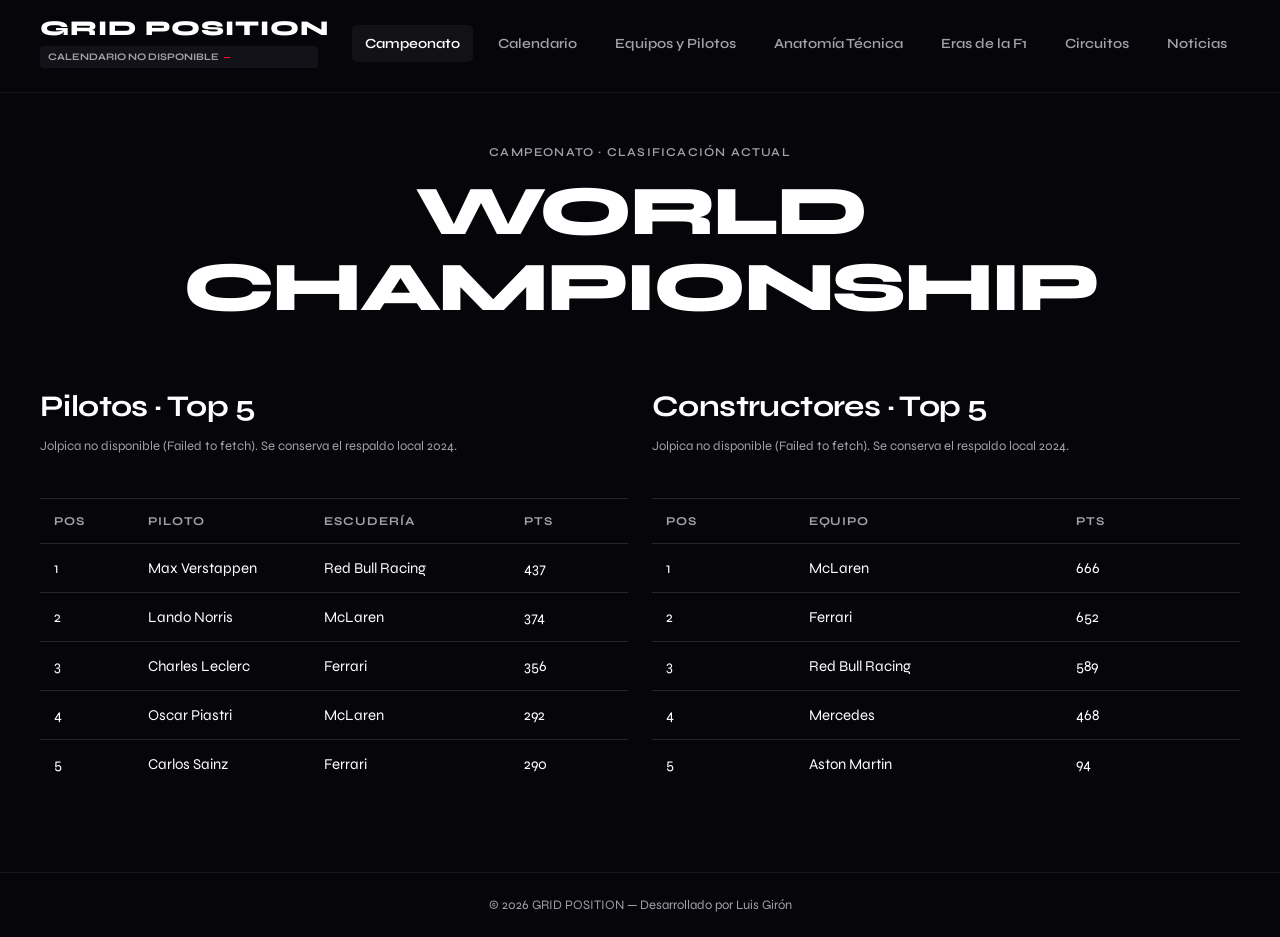
<file: index.html>
<!doctype html>
<html lang="es">
<head>
    <meta charset="utf-8">
    <meta name="viewport" content="width=device-width, initial-scale=1">
    <meta name="theme-color" content="#05050A">
    <title>Campeonato — GRID POSITION</title>
    <link rel="icon" type="image/svg+xml" href="favicon.svg">
    <link rel="preconnect" href="https://fonts.googleapis.com">
    <link rel="preconnect" href="https://fonts.gstatic.com" crossorigin>
    <link href="https://fonts.googleapis.com/css2?family=Syne:wght@400..800&display=swap" rel="stylesheet">
    <link rel="stylesheet" href="style.css">
</head>
<body>
    <a class="skip-link" href="#main-content">Saltar al contenido</a>
    <header class="site-header"><div class="container header-inner">
        <div class="brand-block"><a class="brand" href="index.html">GRID POSITION</a><div class="countdown-widget"><span class="next-race-label">Cargando archivo local…</span><span id="countdown-timer" class="countdown-value">—</span></div></div>
        <input class="menu-checkbox" type="checkbox" id="menu-toggle" aria-label="Abrir menú">
        <label class="hamburger" for="menu-toggle" aria-hidden="true"><span></span><span></span><span class="sr-only">Menú</span></label>
        <nav class="main-nav" aria-label="Navegación principal">
            <a class="nav-link" href="index.html" aria-current="page">Campeonato</a>
            <a class="nav-link" href="calendario.html">Calendario</a>
            <a class="nav-link" href="equipos.html">Equipos y Pilotos</a>
            <a class="nav-link" href="anatomia.html">Anatomía Técnica</a>
            <a class="nav-link" href="eras.html">Eras de la F1</a>
            <a class="nav-link" href="circuitos.html">Circuitos</a>
            <a class="nav-link" href="noticias.html">Noticias</a>
        </nav>
    </div></header>
    <main id="main-content">
        <section class="hero"><div class="container">
            <span class="eyebrow">CAMPEONATO · CLASIFICACIÓN ACTUAL</span>
            <h1 class="page-title">World Championship</h1>
        </div></section>
        <section class="section"><div class="container">
            <div class="home-rankings">
                <section class="ranking-panel" aria-labelledby="drivers-ranking-title">
                    <h2 id="drivers-ranking-title" class="section-heading">Pilotos · Top 5</h2>
                    <p id="drivers-ranking-status" class="data-status" role="status">Cargando clasificación…</p>
                    <div class="table-scroll"><table class="standings-table">
                        <caption class="sr-only">Primeros cinco pilotos del campeonato de Fórmula 1</caption>
                        <thead><tr><th scope="col">POS</th><th scope="col">PILOTO</th><th scope="col">ESCUDERÍA</th><th scope="col">PTS</th></tr></thead>
                        <tbody id="driver-top-five"></tbody>
                    </table></div>
                </section>
                <section class="ranking-panel" aria-labelledby="teams-ranking-title">
                    <h2 id="teams-ranking-title" class="section-heading">Constructores · Top 5</h2>
                    <p id="teams-ranking-status" class="data-status" role="status">Cargando clasificación…</p>
                    <div class="table-scroll"><table class="standings-table">
                        <caption class="sr-only">Primeros cinco equipos del campeonato de constructores de Fórmula 1</caption>
                        <thead><tr><th scope="col">POS</th><th scope="col">EQUIPO</th><th scope="col">PTS</th></tr></thead>
                        <tbody id="team-top-five"></tbody>
                    </table></div>
                </section>
            </div>
        </div></section>
    </main>
    <footer class="footer"><div class="container"><p>© 2026 GRID POSITION — Desarrollado por Luis Girón</p></div></footer>
    <script src="f1-data.js"></script><script src="site.js"></script>
</body>
</html>
</file>
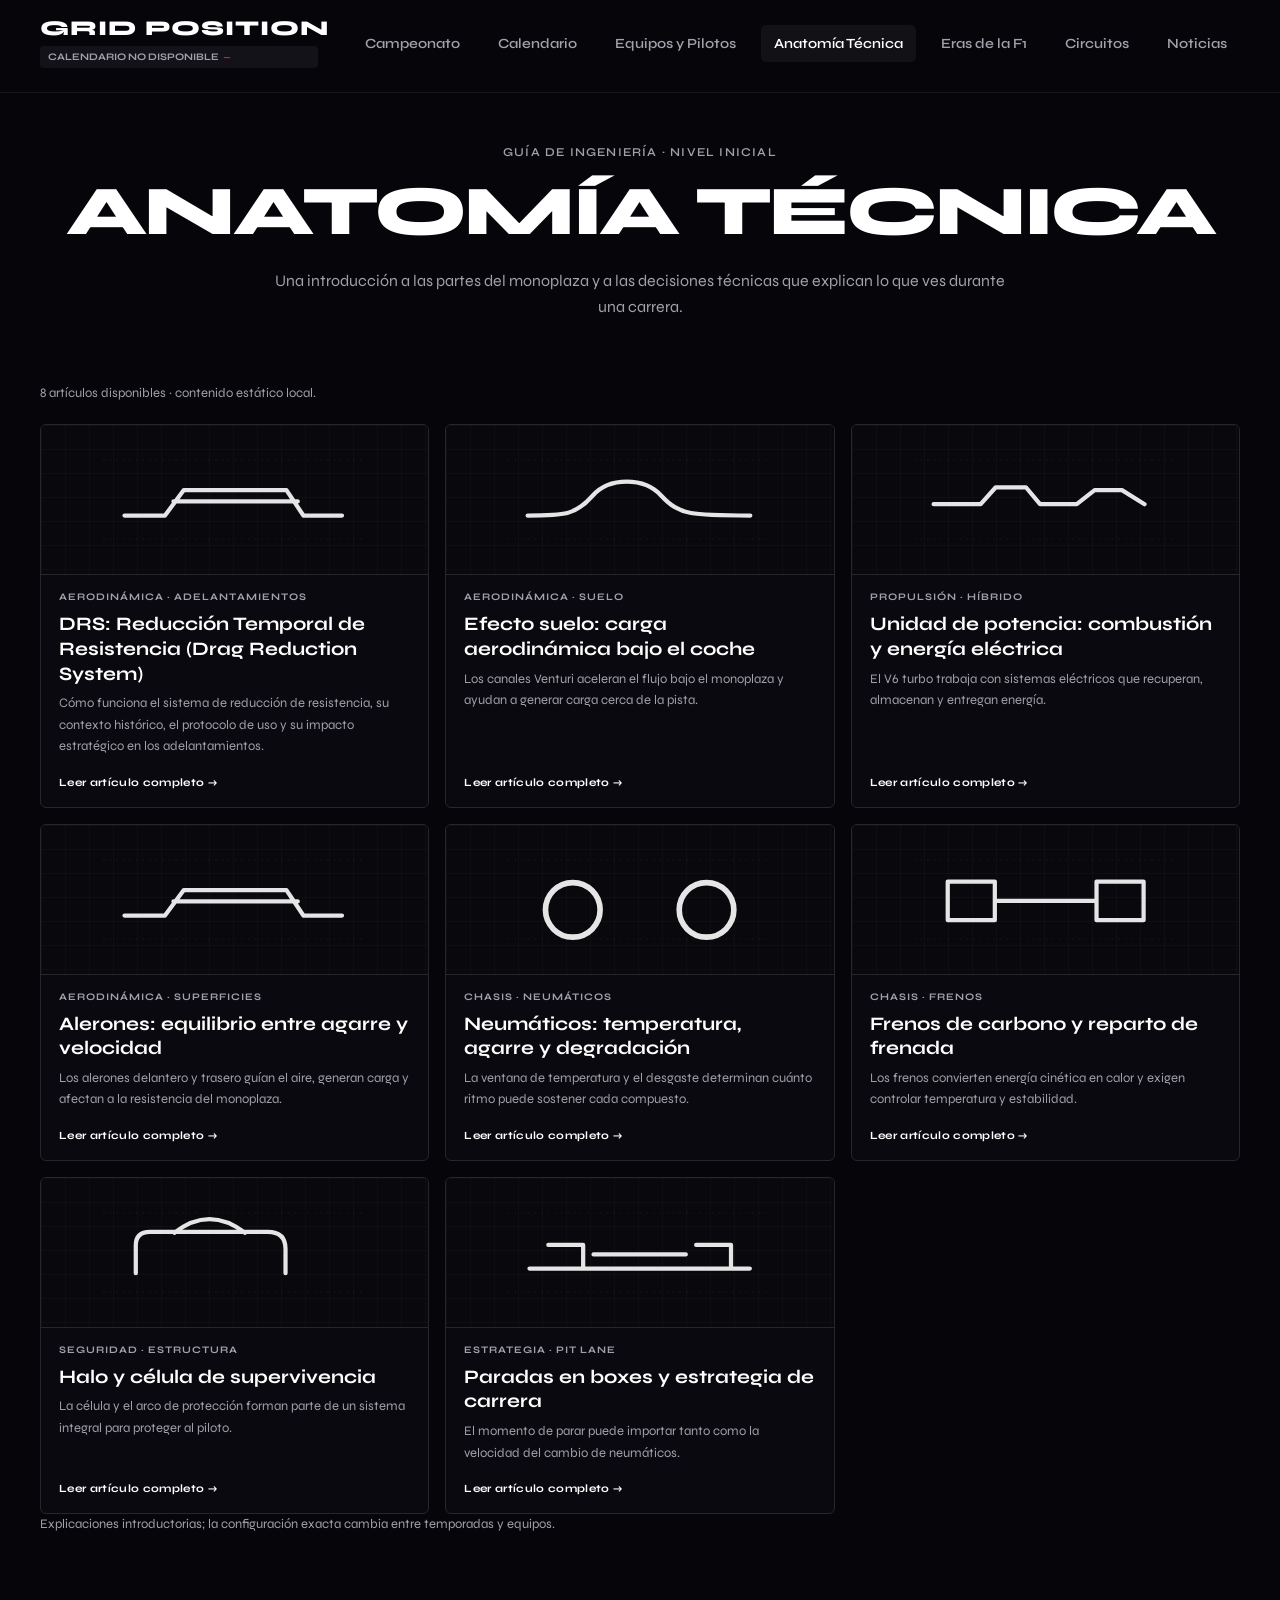
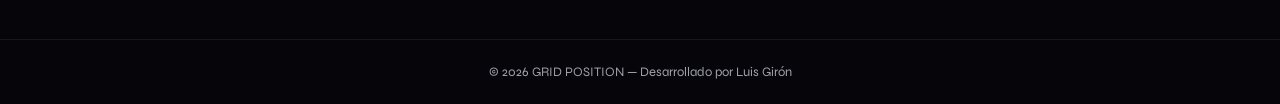
<file: anatomia.html>
<!doctype html>
<html lang="es">
<head>
    <meta charset="utf-8"><meta name="viewport" content="width=device-width, initial-scale=1"><meta name="theme-color" content="#05050A">
    <title>Anatomía técnica — GRID POSITION</title><link rel="icon" type="image/svg+xml" href="favicon.svg"><link rel="preconnect" href="https://fonts.googleapis.com"><link rel="preconnect" href="https://fonts.gstatic.com" crossorigin><link href="https://fonts.googleapis.com/css2?family=Syne:wght@400..800&display=swap" rel="stylesheet"><link rel="stylesheet" href="style.css">
</head>
<body class="static-content-page">
    <a class="skip-link" href="#main-content">Saltar al contenido</a>
    <header class="site-header"><div class="container header-inner">
        <div class="brand-block"><a class="brand" href="index.html">GRID POSITION</a><div class="countdown-widget"><span class="next-race-label">Cargando archivo local…</span><span id="countdown-timer" class="countdown-value">—</span></div></div>
        <input class="menu-checkbox" type="checkbox" id="menu-toggle" aria-label="Abrir menú"><label class="hamburger" for="menu-toggle" aria-hidden="true"><span></span><span></span><span class="sr-only">Menú</span></label>
        <nav class="main-nav" aria-label="Navegación principal">
            <a class="nav-link" href="index.html">Campeonato</a><a class="nav-link" href="calendario.html">Calendario</a><a class="nav-link" href="equipos.html">Equipos y Pilotos</a><a class="nav-link" href="anatomia.html" aria-current="page">Anatomía Técnica</a><a class="nav-link" href="eras.html">Eras de la F1</a><a class="nav-link" href="circuitos.html">Circuitos</a><a class="nav-link" href="noticias.html">Noticias</a>
        </nav>
    </div></header>
    <main id="main-content">
        <section class="hero"><div class="container"><span class="eyebrow">GUÍA DE INGENIERÍA · NIVEL INICIAL</span><h1 class="page-title">Anatomía técnica</h1><p class="page-intro">Una introducción a las partes del monoplaza y a las decisiones técnicas que explican lo que ves durante una carrera.</p></div></section>
        <section class="section"><div class="container">
            <p id="technology-status" class="data-status" role="status">Cargando guías técnicas locales…</p>
            <div id="technology-list" class="blog-grid"></div>
            <p class="data-note">Explicaciones introductorias; la configuración exacta cambia entre temporadas y equipos.</p>
        </div></section>
    </main>
    <footer class="footer"><div class="container"><p>© 2026 GRID POSITION — Desarrollado por Luis Girón</p></div></footer>
    <script src="f1-data.js"></script><script src="blog-data.js"></script><script src="site.js"></script>
</body>
</html>
</file>
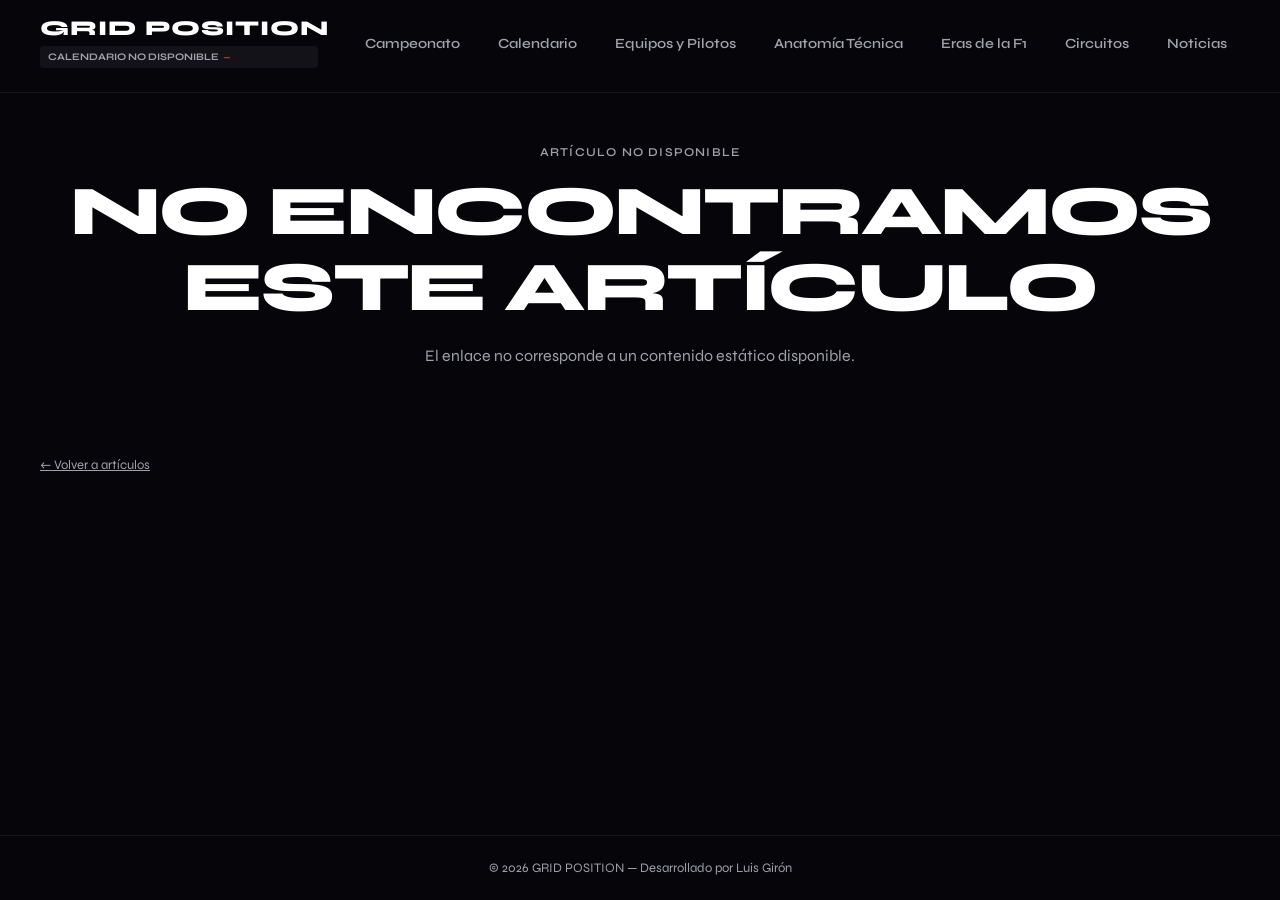
<file: articulo.html>
<!doctype html>
<html lang="es">
<head>
    <meta charset="utf-8"><meta name="viewport" content="width=device-width, initial-scale=1"><meta name="theme-color" content="#05050A">
    <title>Artículo — GRID POSITION</title><link rel="icon" type="image/svg+xml" href="favicon.svg"><link rel="preconnect" href="https://fonts.googleapis.com"><link rel="preconnect" href="https://fonts.gstatic.com" crossorigin><link href="https://fonts.googleapis.com/css2?family=Syne:wght@400..800&display=swap" rel="stylesheet"><link rel="stylesheet" href="style.css">
</head>
<body class="static-content-page">
    <a class="skip-link" href="#main-content">Saltar al contenido</a>
    <header class="site-header"><div class="container header-inner">
        <div class="brand-block"><a class="brand" href="index.html">GRID POSITION</a><div class="countdown-widget"><span class="next-race-label">Cargando próximo Gran Premio…</span><span id="countdown-timer" class="countdown-value">—</span></div></div>
        <input class="menu-checkbox" type="checkbox" id="menu-toggle" aria-label="Abrir menú"><label class="hamburger" for="menu-toggle" aria-hidden="true"><span></span><span></span><span class="sr-only">Menú</span></label>
        <nav class="main-nav" aria-label="Navegación principal">
            <a class="nav-link" href="index.html">Campeonato</a><a class="nav-link" href="calendario.html">Calendario</a><a class="nav-link" href="equipos.html">Equipos y Pilotos</a><a class="nav-link" href="anatomia.html">Anatomía Técnica</a><a class="nav-link" href="eras.html">Eras de la F1</a><a class="nav-link" href="circuitos.html">Circuitos</a><a class="nav-link" href="noticias.html">Noticias</a>
        </nav>
    </div></header>
    <main id="main-content">
        <section class="hero"><div class="container"><span id="blog-article-category" class="eyebrow">ARTÍCULO LOCAL</span><h1 id="blog-article-title" class="page-title">Cargando artículo…</h1><p id="blog-article-intro" class="page-intro"></p></div></section>
        <section class="section"><div class="container">
            <p id="blog-article-status" class="data-status" role="status" hidden></p>
            <article id="blog-article-content" class="longform-article" hidden>
                <div id="blog-article-visual" class="blog-visual blog-visual-large"></div>
                <div id="blog-article-sections" class="longform-sections"></div>
            </article>
            <a id="blog-back-link" class="back-link" href="eras.html">← Volver a artículos</a>
        </div></section>
    </main>
    <footer class="footer"><div class="container"><p>© 2026 GRID POSITION — Desarrollado por Luis Girón</p></div></footer>
    <script src="f1-data.js"></script><script src="blog-data.js"></script><script src="site.js"></script>
</body>
</html>
</file>
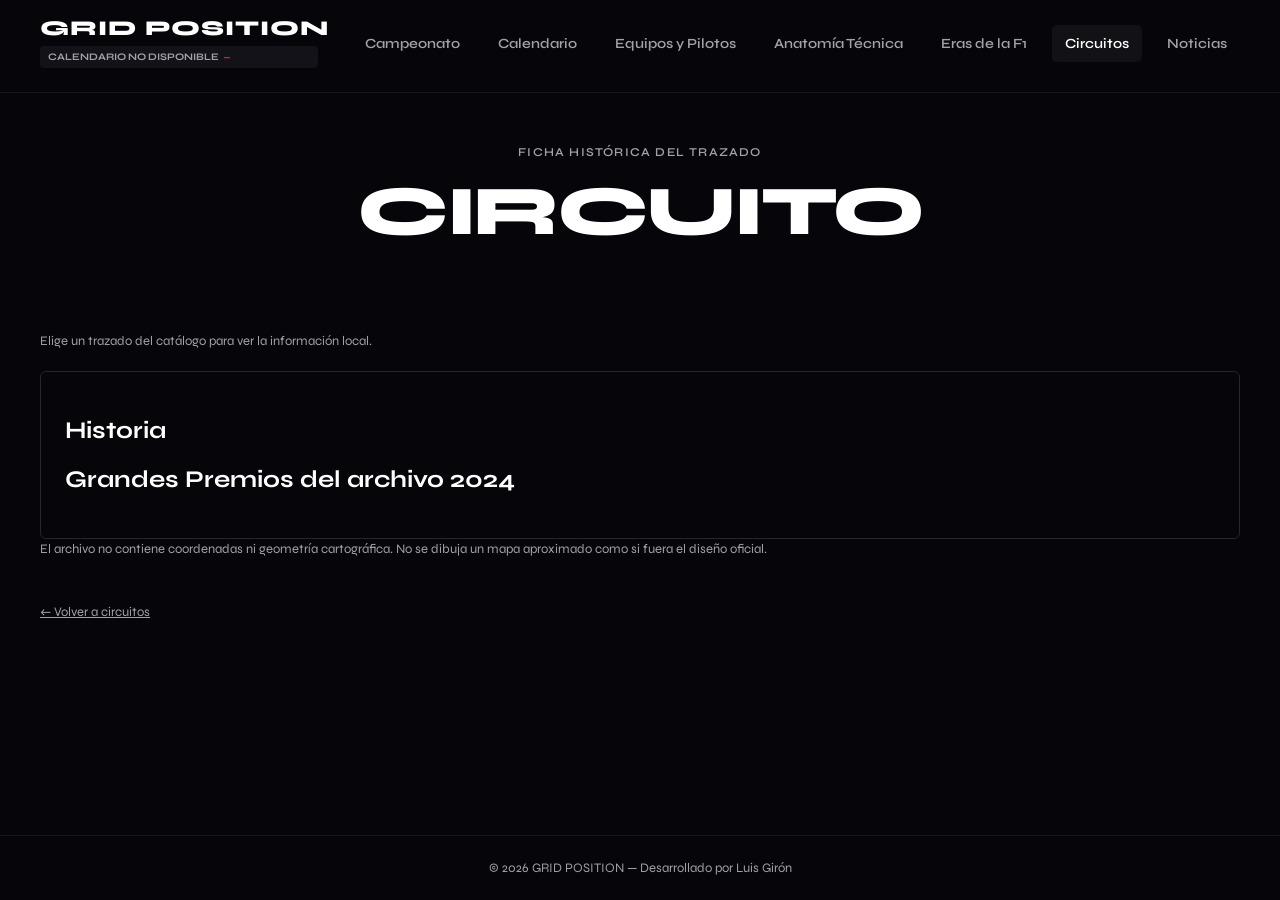
<file: circuito.html>
<!doctype html>
<html lang="es">
<head>
    <meta charset="utf-8"><meta name="viewport" content="width=device-width, initial-scale=1"><meta name="theme-color" content="#05050A">
    <title>Ficha de circuito — GRID POSITION</title><link rel="icon" type="image/svg+xml" href="favicon.svg"><link rel="preconnect" href="https://fonts.googleapis.com"><link rel="preconnect" href="https://fonts.gstatic.com" crossorigin><link href="https://fonts.googleapis.com/css2?family=Syne:wght@400..800&display=swap" rel="stylesheet"><link rel="stylesheet" href="style.css">
</head>
<body class="static-content-page">
    <a class="skip-link" href="#main-content">Saltar al contenido</a>
    <header class="site-header"><div class="container header-inner">
        <div class="brand-block"><a class="brand" href="index.html">GRID POSITION</a><div class="countdown-widget"><span class="next-race-label">Cargando archivo local…</span><span id="countdown-timer" class="countdown-value">—</span></div></div>
        <input class="menu-checkbox" type="checkbox" id="menu-toggle" aria-label="Abrir menú"><label class="hamburger" for="menu-toggle" aria-hidden="true"><span></span><span></span><span class="sr-only">Menú</span></label>
        <nav class="main-nav" aria-label="Navegación principal">
            <a class="nav-link" href="index.html">Campeonato</a><a class="nav-link" href="calendario.html">Calendario</a><a class="nav-link" href="equipos.html">Equipos y Pilotos</a><a class="nav-link" href="anatomia.html">Anatomía Técnica</a><a class="nav-link" href="eras.html">Eras de la F1</a><a class="nav-link" href="circuitos.html" aria-current="page">Circuitos</a><a class="nav-link" href="noticias.html">Noticias</a>
        </nav>
    </div></header>
    <main id="main-content">
        <section class="hero"><div class="container"><span class="eyebrow">FICHA HISTÓRICA DEL TRAZADO</span><h1 id="circuit-title" class="page-title">Circuito</h1><p id="circuit-location" class="page-intro"></p></div></section>
        <section class="section"><div class="container">
            <p id="circuit-status" class="data-status" role="status">Cargando información local…</p>
            <section id="circuit-detail" class="detail-panel"><h2>Historia</h2><p id="circuit-history-copy" class="driver-bio"></p><h2>Grandes Premios del archivo 2024</h2><ul id="circuit-history" class="circuit-detail-list"></ul></section>
            <p class="data-note">El archivo no contiene coordenadas ni geometría cartográfica. No se dibuja un mapa aproximado como si fuera el diseño oficial.</p>
            <a class="back-link" href="circuitos.html">← Volver a circuitos</a>
        </div></section>
    </main>
    <footer class="footer"><div class="container"><p>© 2026 GRID POSITION — Desarrollado por Luis Girón</p></div></footer>
    <script src="f1-data.js"></script><script src="blog-data.js"></script><script src="site.js"></script>
</body>
</html>
</file>
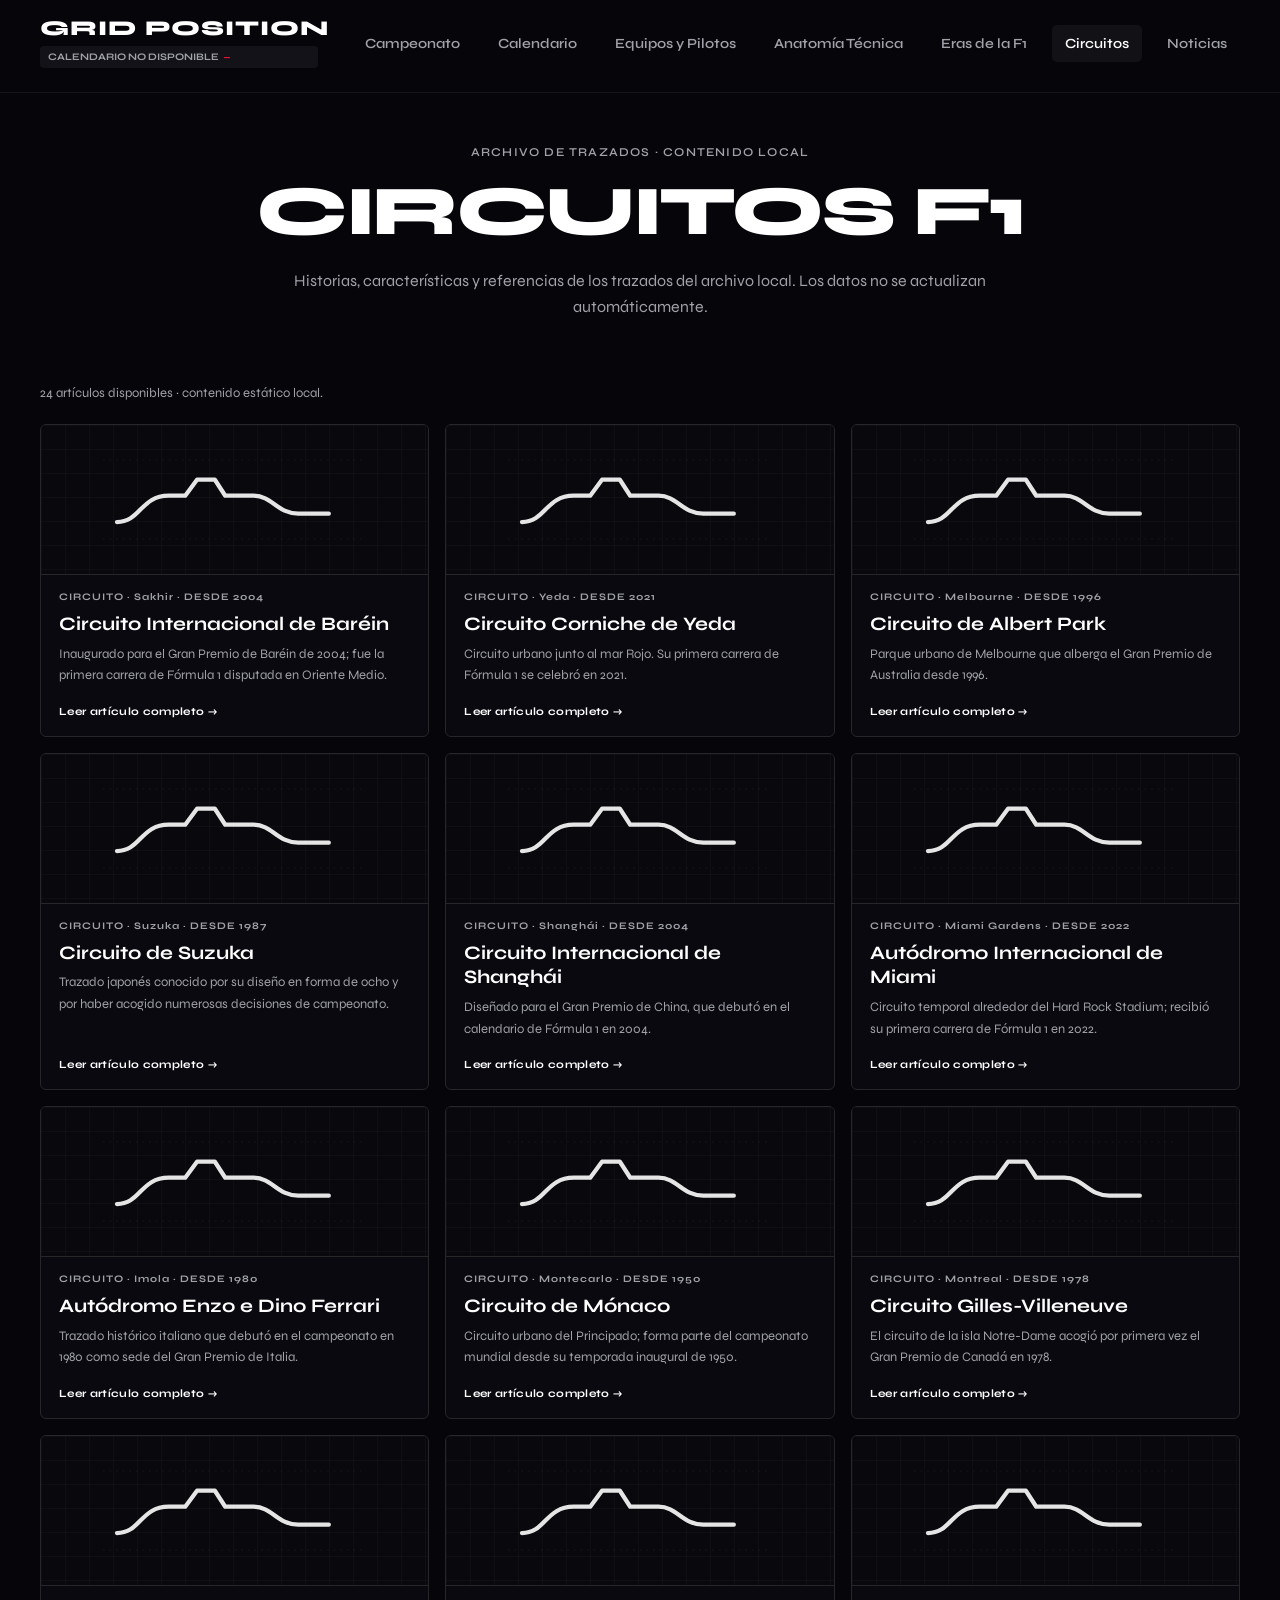
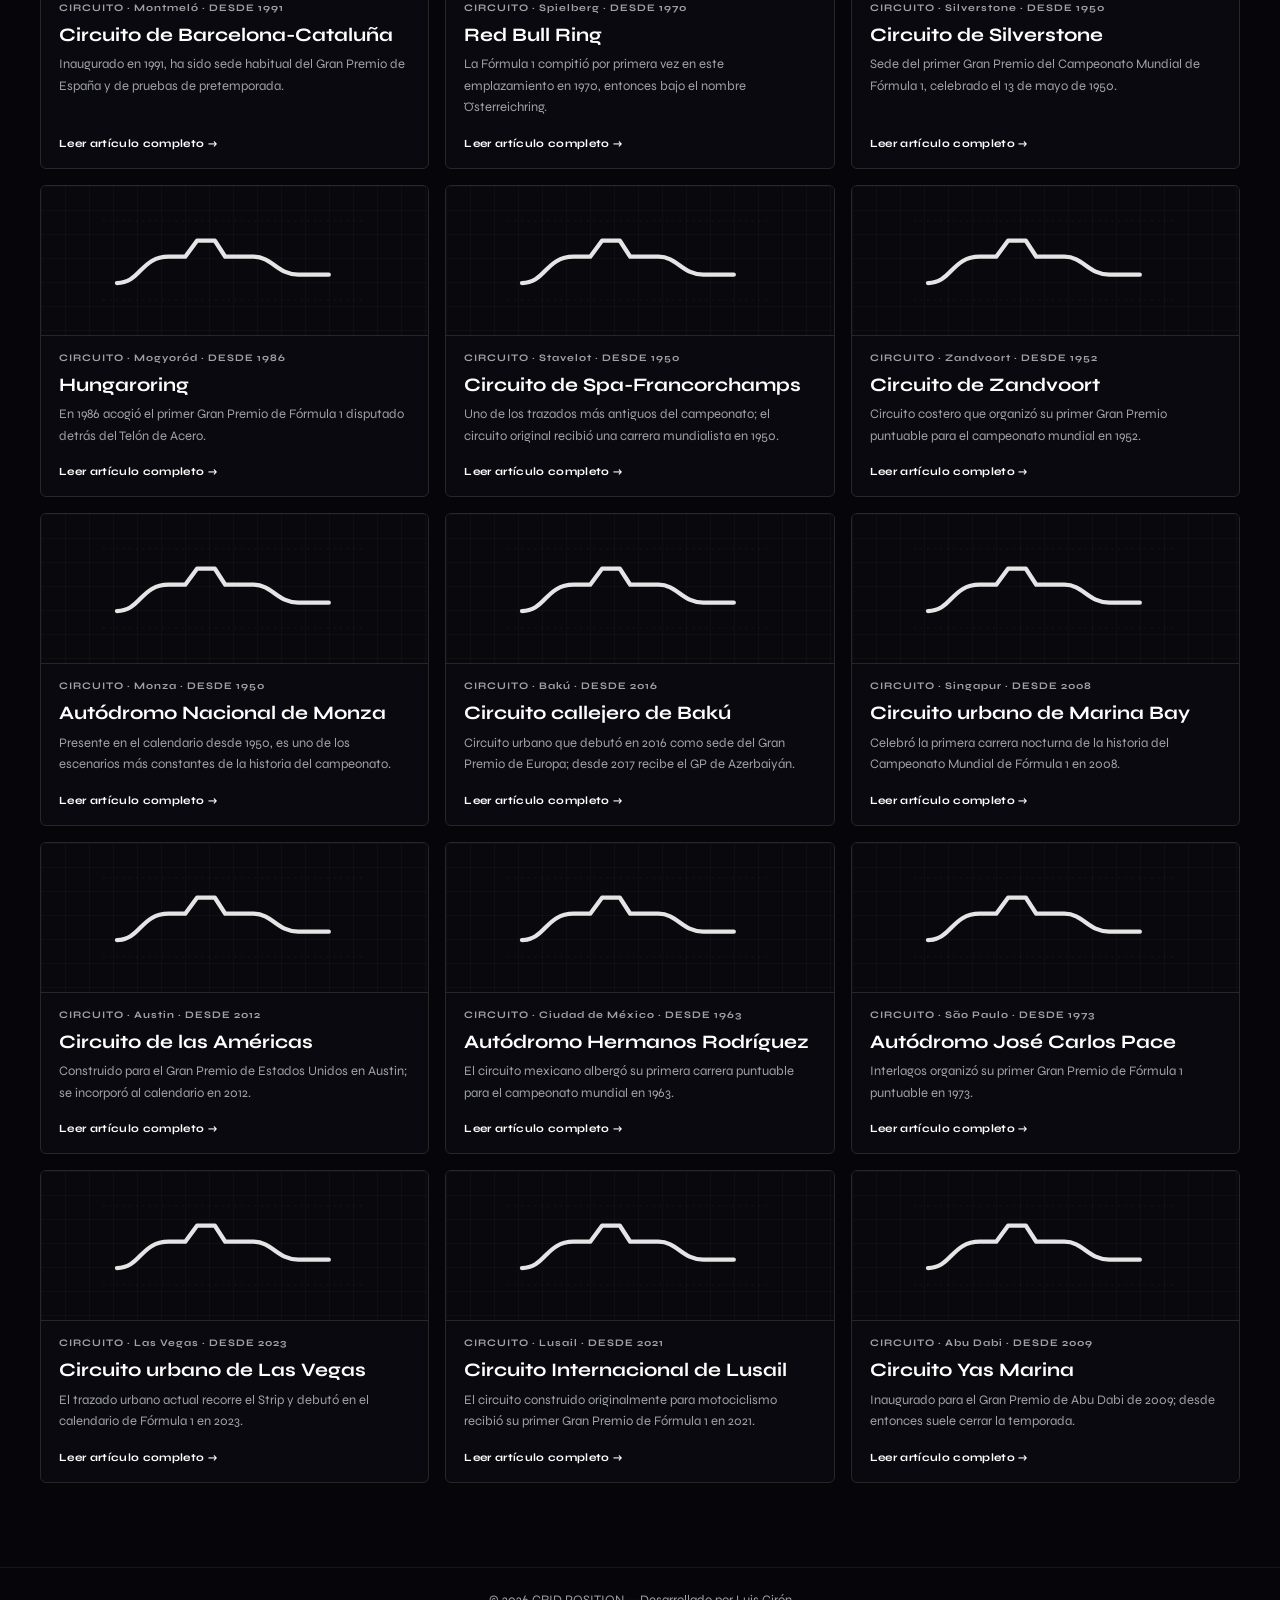
<file: circuitos.html>
<!doctype html>
<html lang="es">
<head>
    <meta charset="utf-8"><meta name="viewport" content="width=device-width, initial-scale=1"><meta name="theme-color" content="#05050A">
    <title>Circuitos de Fórmula 1 — GRID POSITION</title><link rel="icon" type="image/svg+xml" href="favicon.svg"><link rel="preconnect" href="https://fonts.googleapis.com"><link rel="preconnect" href="https://fonts.gstatic.com" crossorigin><link href="https://fonts.googleapis.com/css2?family=Syne:wght@400..800&display=swap" rel="stylesheet"><link rel="stylesheet" href="style.css">
</head>
<body class="static-content-page">
    <a class="skip-link" href="#main-content">Saltar al contenido</a>
    <header class="site-header"><div class="container header-inner">
        <div class="brand-block"><a class="brand" href="index.html">GRID POSITION</a><div class="countdown-widget"><span class="next-race-label">Cargando archivo local…</span><span id="countdown-timer" class="countdown-value">—</span></div></div>
        <input class="menu-checkbox" type="checkbox" id="menu-toggle" aria-label="Abrir menú"><label class="hamburger" for="menu-toggle" aria-hidden="true"><span></span><span></span><span class="sr-only">Menú</span></label>
        <nav class="main-nav" aria-label="Navegación principal">
            <a class="nav-link" href="index.html">Campeonato</a><a class="nav-link" href="calendario.html">Calendario</a><a class="nav-link" href="equipos.html">Equipos y Pilotos</a><a class="nav-link" href="anatomia.html">Anatomía Técnica</a><a class="nav-link" href="eras.html">Eras de la F1</a><a class="nav-link" href="circuitos.html" aria-current="page">Circuitos</a><a class="nav-link" href="noticias.html">Noticias</a>
        </nav>
    </div></header>
    <main id="main-content">
        <section class="hero"><div class="container"><span class="eyebrow">ARCHIVO DE TRAZADOS · CONTENIDO LOCAL</span><h1 class="page-title">Circuitos F1</h1><p class="page-intro">Historias, características y referencias de los trazados del archivo local. Los datos no se actualizan automáticamente.</p></div></section>
        <section class="section"><div class="container"><p id="circuit-list-status" class="data-status" role="status">Cargando circuitos locales…</p><div id="circuit-list" class="blog-grid"></div></div></section>
    </main>
    <footer class="footer"><div class="container"><p>© 2026 GRID POSITION — Desarrollado por Luis Girón</p></div></footer>
    <script src="f1-data.js"></script><script src="blog-data.js"></script><script src="site.js"></script>
</body>
</html>
</file>
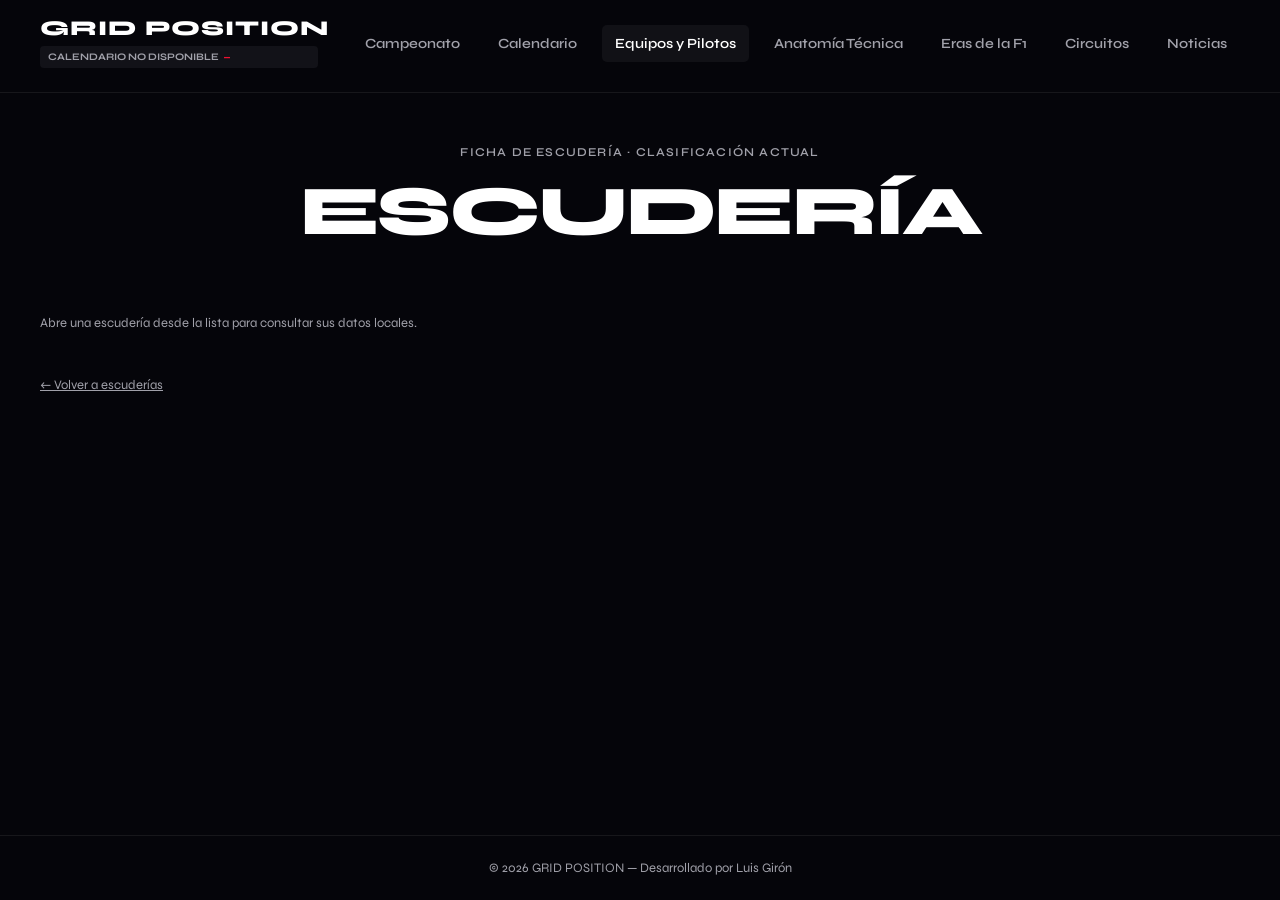
<file: equipo.html>
<!doctype html>
<html lang="es">
<head>
    <meta charset="utf-8"><meta name="viewport" content="width=device-width, initial-scale=1"><meta name="theme-color" content="#05050A">
    <title>Ficha de escudería — GRID POSITION</title><link rel="icon" type="image/svg+xml" href="favicon.svg"><link rel="preconnect" href="https://fonts.googleapis.com"><link rel="preconnect" href="https://fonts.gstatic.com" crossorigin><link href="https://fonts.googleapis.com/css2?family=Syne:wght@400..800&display=swap" rel="stylesheet"><link rel="stylesheet" href="style.css">
</head>
<body>
    <a class="skip-link" href="#main-content">Saltar al contenido</a>
    <header class="site-header"><div class="container header-inner">
        <div class="brand-block"><a class="brand" href="index.html">GRID POSITION</a><div class="countdown-widget"><span class="next-race-label">Cargando archivo local…</span><span id="countdown-timer" class="countdown-value">—</span></div></div>
        <input class="menu-checkbox" type="checkbox" id="menu-toggle" aria-label="Abrir menú"><label class="hamburger" for="menu-toggle" aria-hidden="true"><span></span><span></span><span class="sr-only">Menú</span></label>
        <nav class="main-nav" aria-label="Navegación principal">
            <a class="nav-link" href="index.html">Campeonato</a><a class="nav-link" href="calendario.html">Calendario</a><a class="nav-link" href="equipos.html" aria-current="page">Equipos y Pilotos</a><a class="nav-link" href="anatomia.html">Anatomía Técnica</a><a class="nav-link" href="eras.html">Eras de la F1</a><a class="nav-link" href="circuitos.html">Circuitos</a><a class="nav-link" href="noticias.html">Noticias</a>
        </nav>
    </div></header>
    <main id="main-content">
        <section class="hero"><div class="container"><span class="eyebrow">FICHA DE ESCUDERÍA · CLASIFICACIÓN ACTUAL</span><h1 id="team-title" class="page-title">Escudería</h1></div></section>
        <section class="section"><div class="container">
            <p id="team-detail-status" class="data-status" role="status">Cargando ficha local…</p>
            <div id="team-detail" class="team-detail-grid">
                <section class="detail-panel team-detail-panel"><h2>Monoplaza y clasificación</h2><div id="team-car-info"></div></section>
                <section class="detail-panel team-detail-panel"><h2>Pilotos principales</h2><div id="team-roster"></div></section>
            </div>
            <a class="back-link" href="equipos.html">← Volver a escuderías</a>
        </div></section>
    </main>
    <footer class="footer"><div class="container"><p>© 2026 GRID POSITION — Desarrollado por Luis Girón</p></div></footer>
    <script src="f1-data.js"></script><script src="site.js"></script>
</body>
</html>
</file>
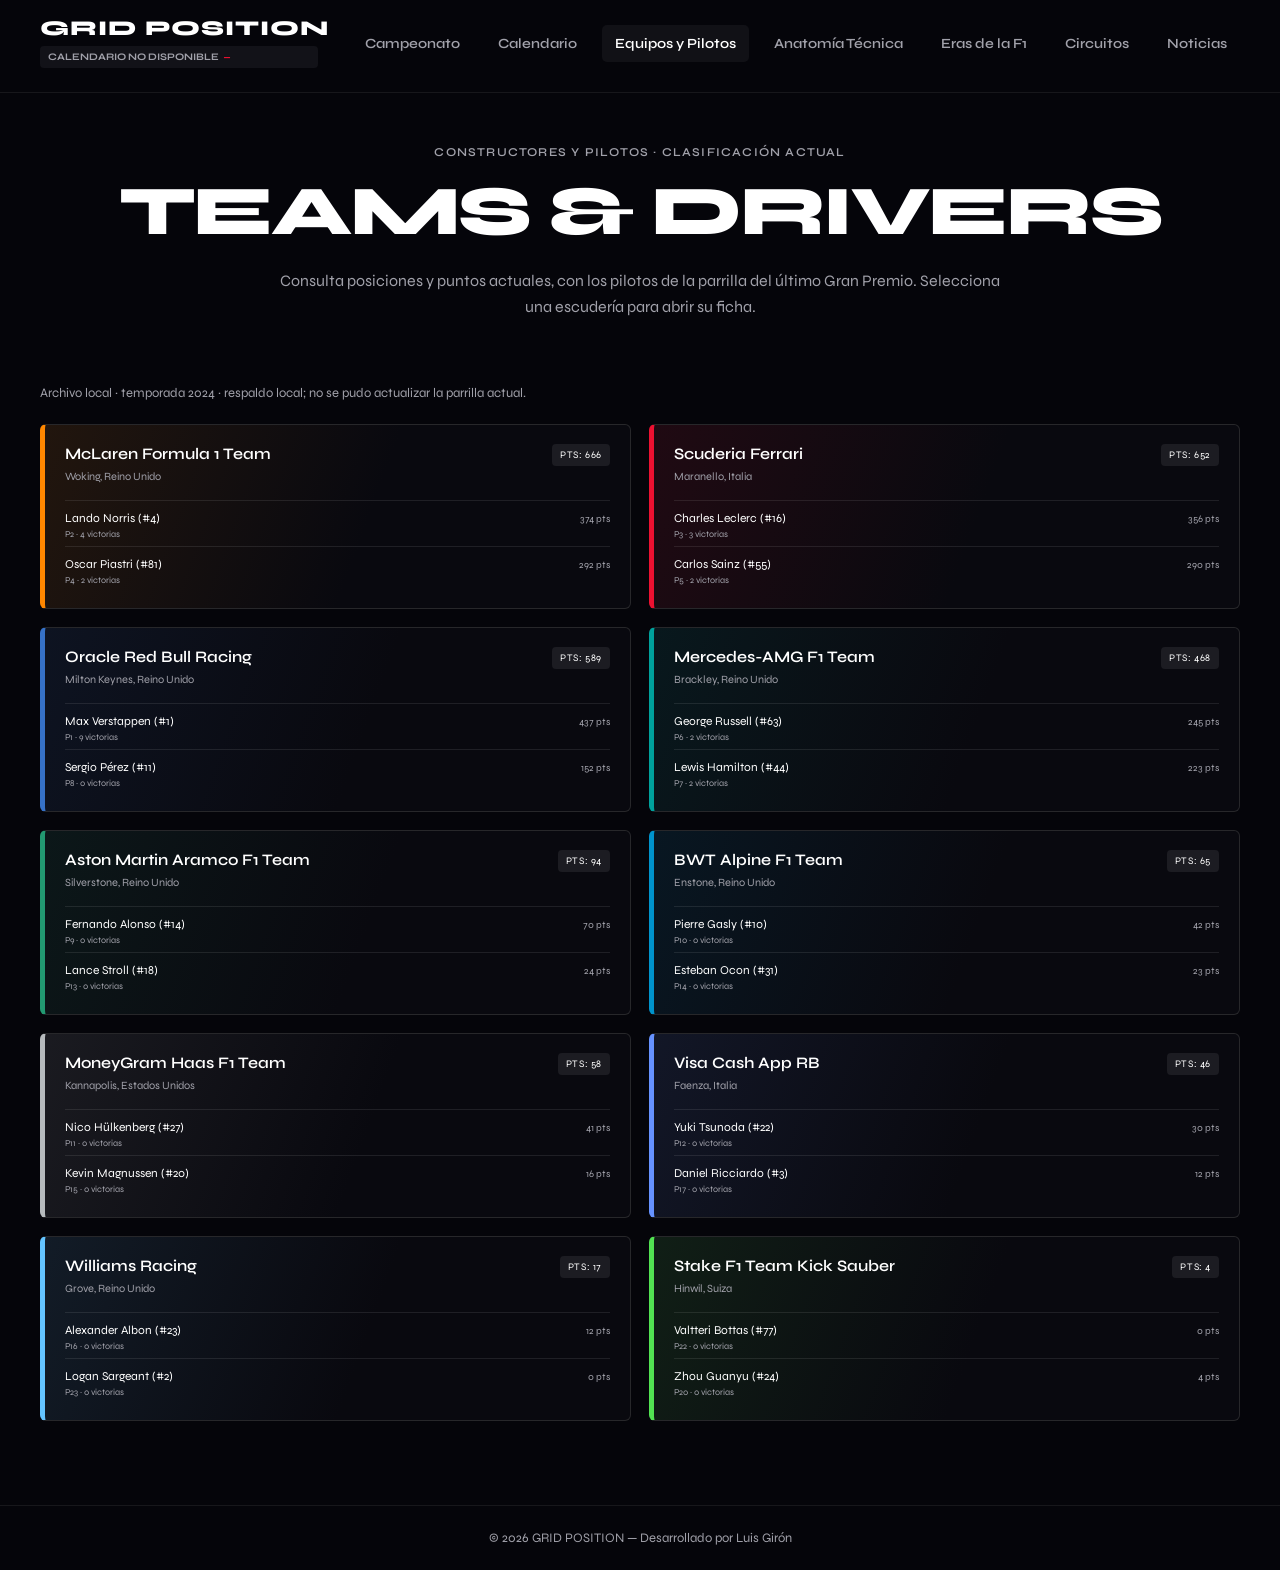
<file: equipos.html>
<!doctype html>
<html lang="es">
<head>
    <meta charset="utf-8"><meta name="viewport" content="width=device-width, initial-scale=1"><meta name="theme-color" content="#05050A">
    <title>Equipos y pilotos — GRID POSITION</title><link rel="icon" type="image/svg+xml" href="favicon.svg"><link rel="preconnect" href="https://fonts.googleapis.com"><link rel="preconnect" href="https://fonts.gstatic.com" crossorigin><link href="https://fonts.googleapis.com/css2?family=Syne:wght@400..800&display=swap" rel="stylesheet"><link rel="stylesheet" href="style.css">
</head>
<body>
    <a class="skip-link" href="#main-content">Saltar al contenido</a>
    <header class="site-header"><div class="container header-inner">
        <div class="brand-block"><a class="brand" href="index.html">GRID POSITION</a><div class="countdown-widget"><span class="next-race-label">Cargando archivo local…</span><span id="countdown-timer" class="countdown-value">—</span></div></div>
        <input class="menu-checkbox" type="checkbox" id="menu-toggle" aria-label="Abrir menú"><label class="hamburger" for="menu-toggle" aria-hidden="true"><span></span><span></span><span class="sr-only">Menú</span></label>
        <nav class="main-nav" aria-label="Navegación principal">
            <a class="nav-link" href="index.html">Campeonato</a><a class="nav-link" href="calendario.html">Calendario</a><a class="nav-link" href="equipos.html" aria-current="page">Equipos y Pilotos</a><a class="nav-link" href="anatomia.html">Anatomía Técnica</a><a class="nav-link" href="eras.html">Eras de la F1</a><a class="nav-link" href="circuitos.html">Circuitos</a><a class="nav-link" href="noticias.html">Noticias</a>
        </nav>
    </div></header>
    <main id="main-content">
        <section class="hero"><div class="container"><span class="eyebrow">CONSTRUCTORES Y PILOTOS · CLASIFICACIÓN ACTUAL</span><h1 class="page-title">Teams &amp; Drivers</h1><p class="page-intro">Consulta posiciones y puntos actuales, con los pilotos de la parrilla del último Gran Premio. Selecciona una escudería para abrir su ficha.</p></div></section>
        <section class="section"><div class="container"><p id="team-status" class="data-status" role="status">Cargando escuderías locales…</p><div id="team-list" class="data-grid"></div></div></section>
    </main>
    <footer class="footer"><div class="container"><p>© 2026 GRID POSITION — Desarrollado por Luis Girón</p></div></footer>
    <script src="f1-data.js"></script><script src="site.js"></script>
</body>
</html>
</file>
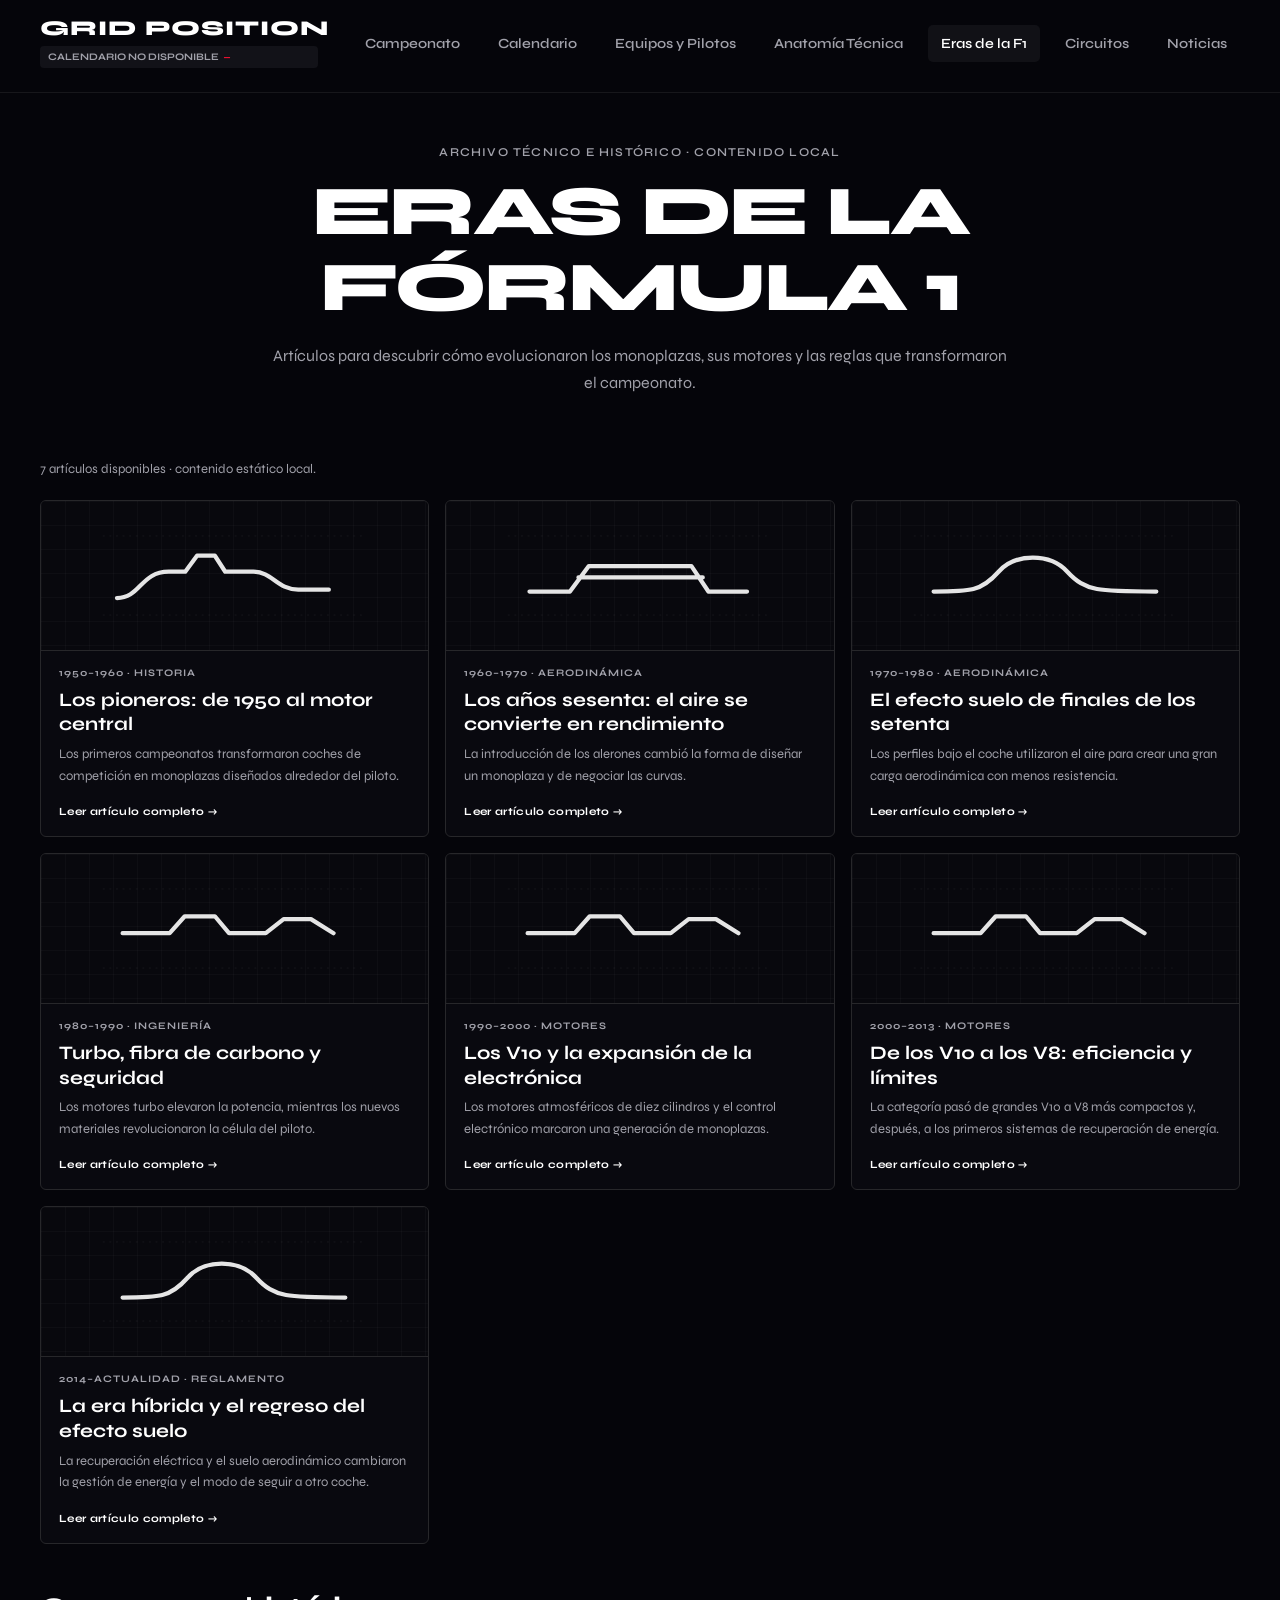
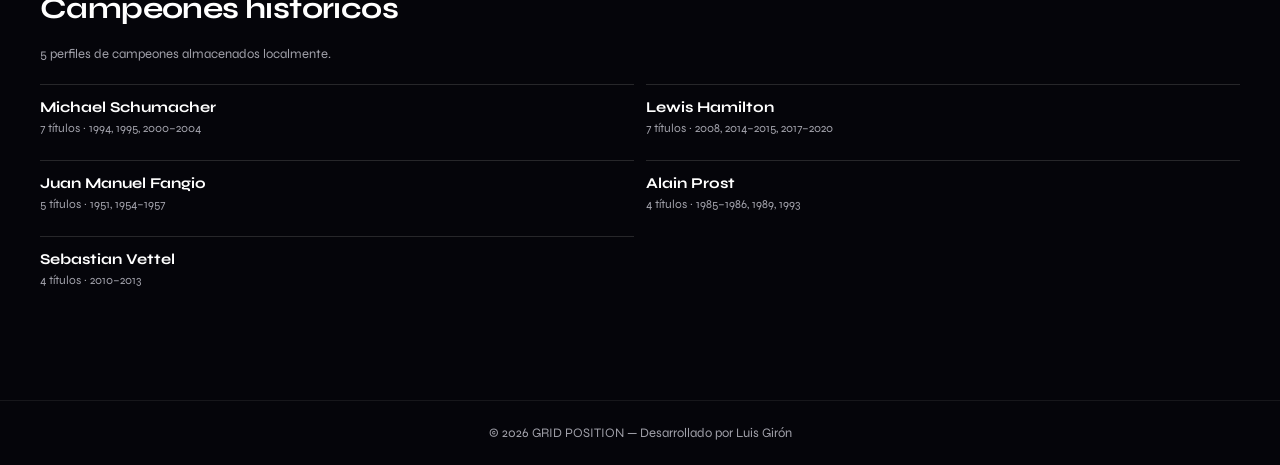
<file: eras.html>
<!doctype html>
<html lang="es">
<head>
    <meta charset="utf-8"><meta name="viewport" content="width=device-width, initial-scale=1"><meta name="theme-color" content="#05050A">
    <title>Eras de la F1 — GRID POSITION</title><link rel="icon" type="image/svg+xml" href="favicon.svg"><link rel="preconnect" href="https://fonts.googleapis.com"><link rel="preconnect" href="https://fonts.gstatic.com" crossorigin><link href="https://fonts.googleapis.com/css2?family=Syne:wght@400..800&display=swap" rel="stylesheet"><link rel="stylesheet" href="style.css">
</head>
<body class="static-content-page">
    <a class="skip-link" href="#main-content">Saltar al contenido</a>
    <header class="site-header"><div class="container header-inner">
        <div class="brand-block"><a class="brand" href="index.html">GRID POSITION</a><div class="countdown-widget"><span class="next-race-label">Cargando archivo local…</span><span id="countdown-timer" class="countdown-value">—</span></div></div>
        <input class="menu-checkbox" type="checkbox" id="menu-toggle" aria-label="Abrir menú"><label class="hamburger" for="menu-toggle" aria-hidden="true"><span></span><span></span><span class="sr-only">Menú</span></label>
        <nav class="main-nav" aria-label="Navegación principal">
            <a class="nav-link" href="index.html">Campeonato</a><a class="nav-link" href="calendario.html">Calendario</a><a class="nav-link" href="equipos.html">Equipos y Pilotos</a><a class="nav-link" href="anatomia.html">Anatomía Técnica</a><a class="nav-link" href="eras.html" aria-current="page">Eras de la F1</a><a class="nav-link" href="circuitos.html">Circuitos</a><a class="nav-link" href="noticias.html">Noticias</a>
        </nav>
    </div></header>
    <main id="main-content">
        <section class="hero"><div class="container"><span class="eyebrow">ARCHIVO TÉCNICO E HISTÓRICO · CONTENIDO LOCAL</span><h1 class="page-title">Eras de la Fórmula 1</h1><p class="page-intro">Artículos para descubrir cómo evolucionaron los monoplazas, sus motores y las reglas que transformaron el campeonato.</p></div></section>
        <section class="section"><div class="container">
            <p id="eras-status" class="data-status" role="status">Cargando artículos históricos locales…</p>
            <div id="eras-list" class="blog-grid"></div>
            <section id="campeones" class="champion-section" aria-labelledby="champions-heading">
                <h2 id="champions-heading" class="section-heading">Campeones históricos</h2>
                <p id="champions-status" class="data-status" role="status">Cargando campeones del archivo local…</p>
                <ul id="champion-list" class="champion-list"></ul>
            </section>
        </div></section>
    </main>
    <footer class="footer"><div class="container"><p>© 2026 GRID POSITION — Desarrollado por Luis Girón</p></div></footer>
    <script src="f1-data.js"></script><script src="blog-data.js"></script><script src="site.js"></script>
</body>
</html>
</file>
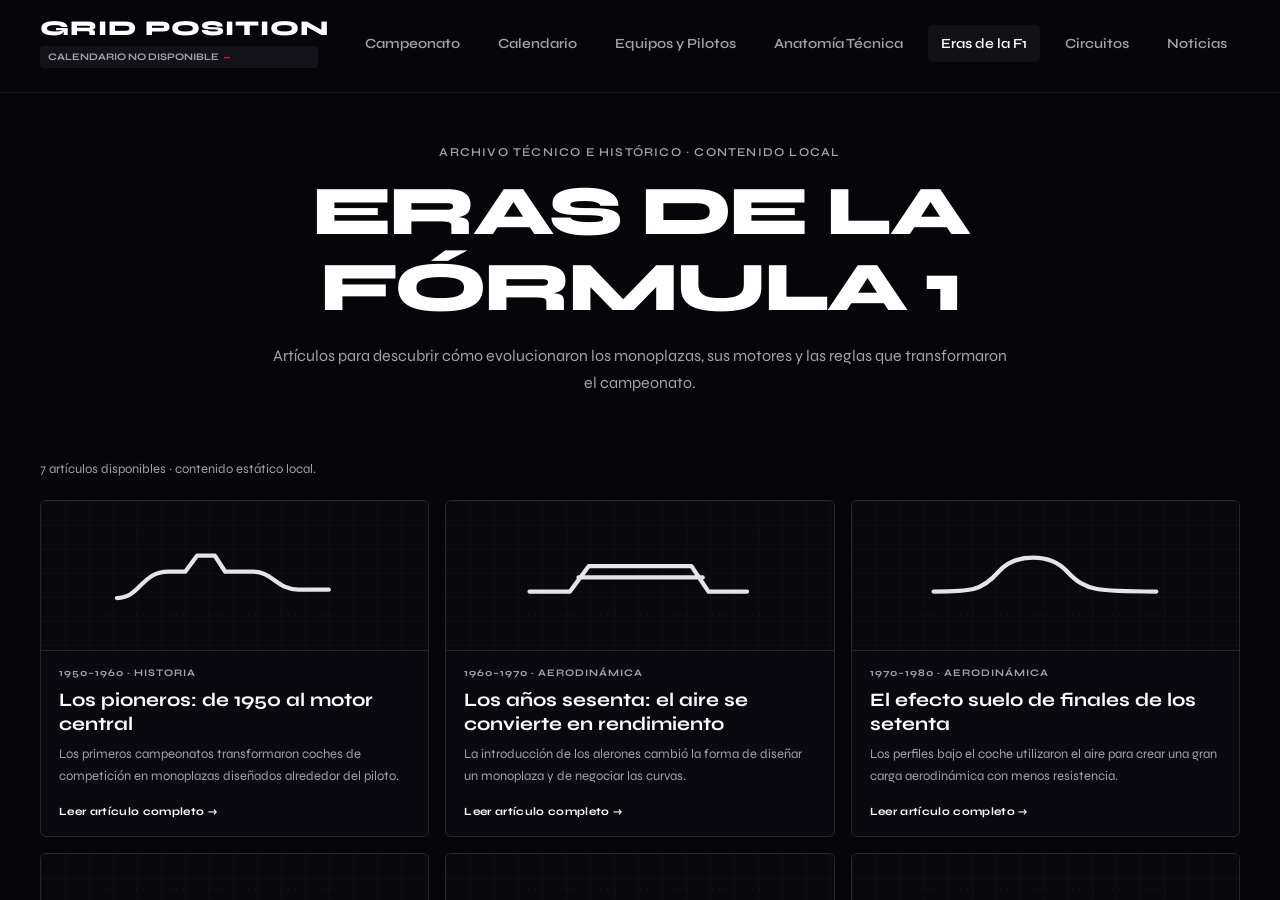
<file: historia-guia.html>
<!doctype html>
<html lang="es">
<head>
    <meta charset="utf-8"><meta name="viewport" content="width=device-width, initial-scale=1"><meta name="theme-color" content="#05050A">
    <meta http-equiv="refresh" content="0; url=eras.html">
    <link rel="canonical" href="eras.html">
    <title>Eras de la F1 — GRID POSITION</title>
</head>
<body>
    <p>La sección de historia ahora se llama <a href="eras.html">Eras de la F1</a>.</p>
</body>
</html>
</file>
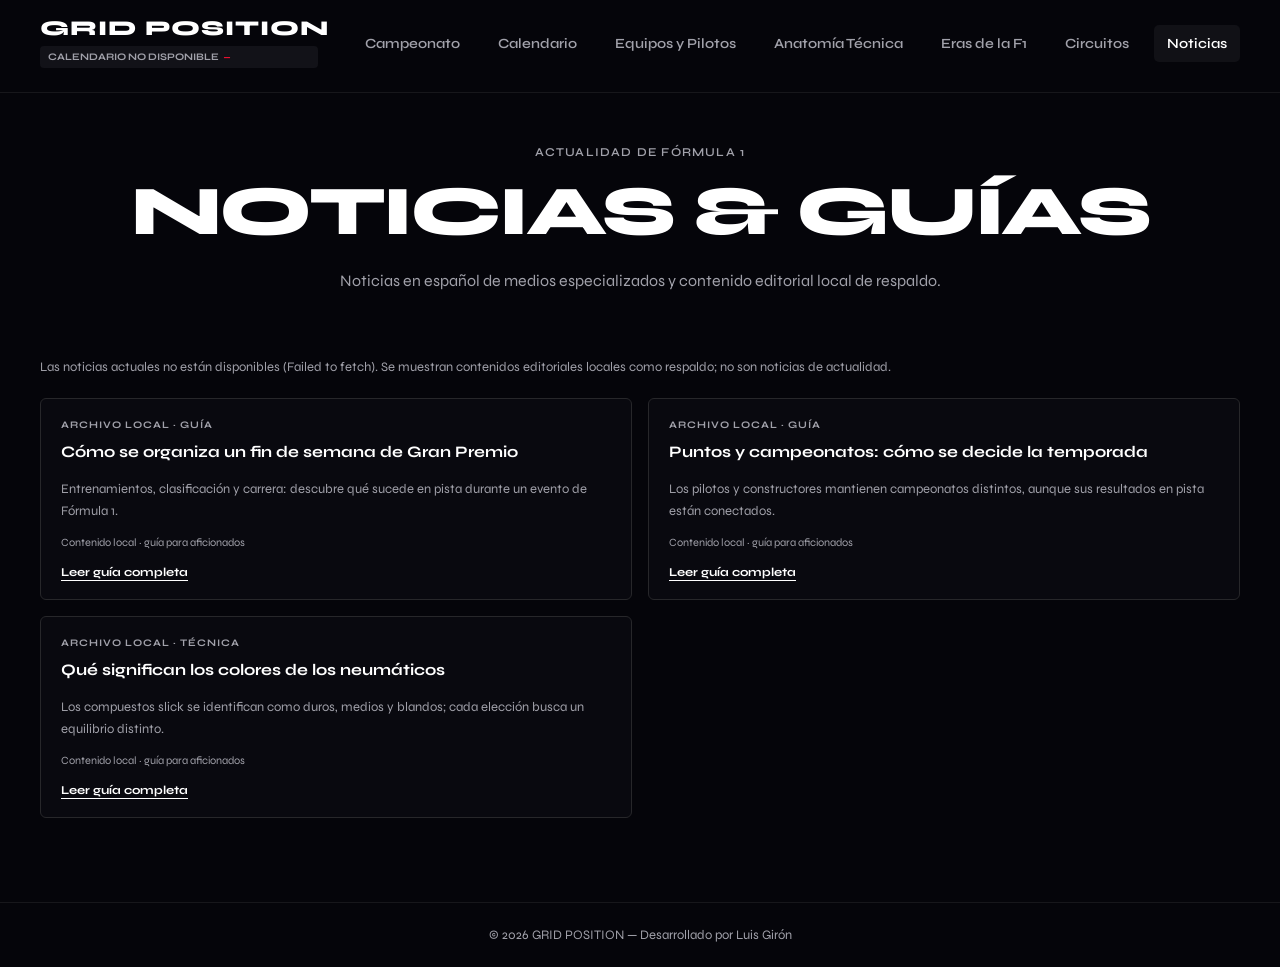
<file: noticias.html>
<!doctype html>
<html lang="es">
<head>
    <meta charset="utf-8"><meta name="viewport" content="width=device-width, initial-scale=1"><meta name="theme-color" content="#05050A">
    <title>Actualidad y guías — GRID POSITION</title><link rel="icon" type="image/svg+xml" href="favicon.svg"><link rel="preconnect" href="https://fonts.googleapis.com"><link rel="preconnect" href="https://fonts.gstatic.com" crossorigin><link href="https://fonts.googleapis.com/css2?family=Syne:wght@400..800&display=swap" rel="stylesheet"><link rel="stylesheet" href="style.css">
</head>
<body>
    <a class="skip-link" href="#main-content">Saltar al contenido</a>
    <header class="site-header"><div class="container header-inner">
        <div class="brand-block"><a class="brand" href="index.html">GRID POSITION</a><div class="countdown-widget"><span class="next-race-label">Cargando archivo local…</span><span id="countdown-timer" class="countdown-value">—</span></div></div>
        <input class="menu-checkbox" type="checkbox" id="menu-toggle" aria-label="Abrir menú"><label class="hamburger" for="menu-toggle" aria-hidden="true"><span></span><span></span><span class="sr-only">Menú</span></label>
        <nav class="main-nav" aria-label="Navegación principal">
            <a class="nav-link" href="index.html">Campeonato</a><a class="nav-link" href="calendario.html">Calendario</a><a class="nav-link" href="equipos.html">Equipos y Pilotos</a><a class="nav-link" href="anatomia.html">Anatomía Técnica</a><a class="nav-link" href="eras.html">Eras de la F1</a><a class="nav-link" href="circuitos.html">Circuitos</a><a class="nav-link" href="noticias.html" aria-current="page">Noticias</a>
        </nav>
    </div></header>
    <main id="main-content">
        <section class="hero"><div class="container"><span class="eyebrow">ACTUALIDAD DE FÓRMULA 1</span><h1 class="page-title">Noticias &amp; Guías</h1><p class="page-intro">Noticias en español de medios especializados y contenido editorial local de respaldo.</p></div></section>
        <section class="section"><div class="container">
            <p id="news-status" class="data-status" role="status">Cargando artículos locales…</p>
            <div id="news-list" class="article-list"></div>
            <article id="news-article" class="article-body" hidden>
                <span id="news-category" class="article-tag"></span><h2 id="news-title" class="section-heading"></h2>
                <p id="news-excerpt" class="section-lead"></p><p id="news-date" class="article-date"></p><p id="news-body"></p>
                <a class="back-link" href="noticias.html">← Volver a artículos</a>
            </article>
        </div></section>
    </main>
    <footer class="footer"><div class="container"><p>© 2026 GRID POSITION — Desarrollado por Luis Girón</p></div></footer>
    <script src="f1-data.js"></script><script src="site.js"></script>
</body>
</html>
</file>
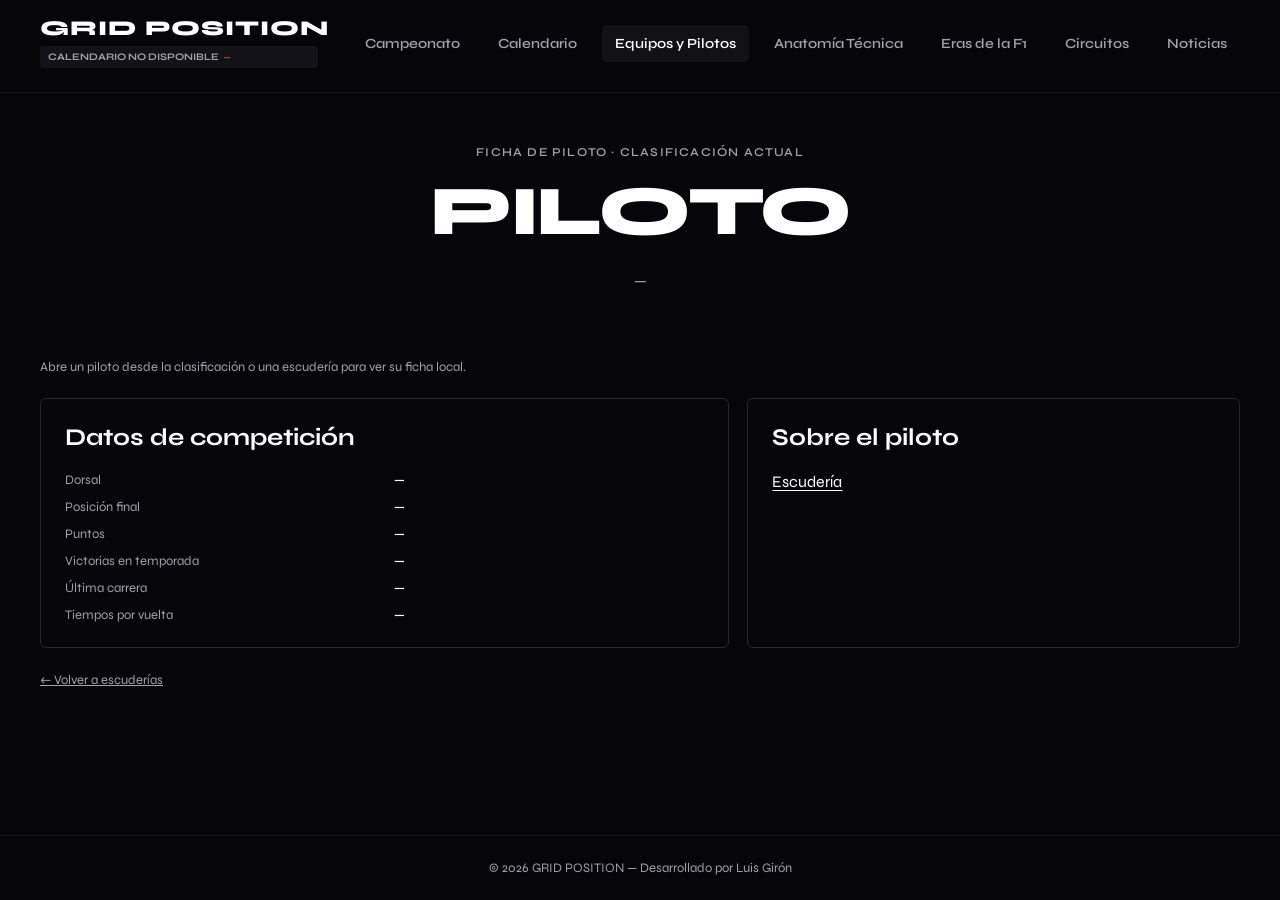
<file: piloto.html>
<!doctype html>
<html lang="es">
<head>
    <meta charset="utf-8"><meta name="viewport" content="width=device-width, initial-scale=1"><meta name="theme-color" content="#05050A">
    <title>Ficha de piloto — GRID POSITION</title><link rel="icon" type="image/svg+xml" href="favicon.svg"><link rel="preconnect" href="https://fonts.googleapis.com"><link rel="preconnect" href="https://fonts.gstatic.com" crossorigin><link href="https://fonts.googleapis.com/css2?family=Syne:wght@400..800&display=swap" rel="stylesheet"><link rel="stylesheet" href="style.css">
</head>
<body>
    <a class="skip-link" href="#main-content">Saltar al contenido</a>
    <header class="site-header"><div class="container header-inner">
        <div class="brand-block"><a class="brand" href="index.html">GRID POSITION</a><div class="countdown-widget"><span class="next-race-label">Cargando archivo local…</span><span id="countdown-timer" class="countdown-value">—</span></div></div>
        <input class="menu-checkbox" type="checkbox" id="menu-toggle" aria-label="Abrir menú"><label class="hamburger" for="menu-toggle" aria-hidden="true"><span></span><span></span><span class="sr-only">Menú</span></label>
        <nav class="main-nav" aria-label="Navegación principal">
            <a class="nav-link" href="index.html">Campeonato</a><a class="nav-link" href="calendario.html">Calendario</a><a class="nav-link" href="equipos.html" aria-current="page">Equipos y Pilotos</a><a class="nav-link" href="anatomia.html">Anatomía Técnica</a><a class="nav-link" href="eras.html">Eras de la F1</a><a class="nav-link" href="circuitos.html">Circuitos</a><a class="nav-link" href="noticias.html">Noticias</a>
        </nav>
    </div></header>
    <main id="main-content">
        <section class="hero"><div class="container"><div class="driver-profile-heading"><span class="eyebrow">FICHA DE PILOTO · CLASIFICACIÓN ACTUAL</span><h1 id="driver-title" class="page-title">Piloto</h1><p id="driver-country" class="page-intro">—</p></div></div></section>
        <section class="section"><div class="container">
            <p id="driver-status" class="data-status" role="status">Cargando ficha local…</p>
            <div id="driver-detail" class="driver-profile">
                <section class="detail-panel"><h2>Datos de competición</h2><dl class="spec-list">
                    <dt>Dorsal</dt><dd id="driver-number">—</dd>
                    <dt>Posición final</dt><dd id="driver-season-position">—</dd>
                    <dt>Puntos</dt><dd id="driver-season-points">—</dd>
                    <dt>Victorias en temporada</dt><dd id="driver-season-wins">—</dd>
                    <dt>Última carrera</dt><dd id="driver-position">—</dd>
                    <dt>Tiempos por vuelta</dt><dd id="driver-lap">—</dd>
                </dl></section>
                <section class="detail-panel"><h2>Sobre el piloto</h2><p id="driver-bio" class="driver-bio"></p><p><a id="driver-team-link" class="text-link" href="equipos.html">Escudería</a></p></section>
            </div>
            <a class="back-link" href="equipos.html">← Volver a escuderías</a>
        </div></section>
    </main>
    <footer class="footer"><div class="container"><p>© 2026 GRID POSITION — Desarrollado por Luis Girón</p></div></footer>
    <script src="f1-data.js"></script><script src="site.js"></script>
</body>
</html>
</file>
<file: style.css>
:root {
    color-scheme: dark;
    --bg: #05050a;
    --surface: #09090f;
    --surface-raised: #101015;
    --white: #ffffff;
    --muted: #a1a1aa;
    --border: #27272a;
    --red: #ed1131;
    --font: "Syne", sans-serif;
    --display: "Syne", sans-serif;
}

* { box-sizing: border-box; }
.sr-only {
    position: absolute;
    width: 1px;
    height: 1px;
    overflow: hidden;
    clip: rect(0, 0, 0, 0);
    white-space: nowrap;
    clip-path: inset(50%);
}
html { min-width: 320px; background: var(--bg); scroll-behavior: smooth; }
body {
    display: flex;
    min-height: 100vh;
    flex-direction: column;
    margin: 0;
    background: var(--bg);
    color: var(--white);
    font-family: var(--font);
    -webkit-font-smoothing: antialiased;
}
main { flex: 1; }
a { color: inherit; }
a:focus-visible, button:focus-visible, input:focus-visible + .hamburger {
    outline: 2px solid var(--white);
    outline-offset: 4px;
}
.container { width: min(100% - 40px, 1200px); margin-inline: auto; }
.skip-link {
    position: absolute;
    z-index: 1000;
    top: 8px;
    left: 8px;
    padding: 12px 16px;
    transform: translateY(-160%);
    background: var(--white);
    color: var(--bg);
}
.skip-link:focus { transform: translateY(0); }

.site-header {
    position: relative;
    z-index: 10;
    border-bottom: 1px solid rgba(255, 255, 255, .07);
}
.header-inner {
    display: flex;
    min-height: 92px;
    align-items: center;
    justify-content: space-between;
    gap: 32px;
    padding-block: 10px 16px;
}
.brand-block { display: flex; flex: 0 0 auto; flex-direction: column; gap: 7px; }
.brand {
    width: max-content;
    font-family: var(--display);
    font-size: 21px;
    font-weight: 800;
    letter-spacing: .035em;
    line-height: 1;
    text-decoration: none;
    transform: scaleX(1.04);
    transform-origin: left;
}
.countdown-widget {
    display: flex;
    max-width: 310px;
    align-items: center;
    gap: 5px;
    overflow: hidden;
    border-radius: 4px;
    padding: 5px 8px;
    background: #121218;
    color: var(--muted);
    font-size: 10px;
    font-weight: 700;
    white-space: nowrap;
}
.next-race-label { overflow: hidden; text-overflow: ellipsis; }
.countdown-value { flex: 0 0 auto; color: var(--red); font-family: monospace; }
.menu-checkbox { position: absolute; width: 1px; height: 1px; clip: rect(0 0 0 0); }
.hamburger { display: none; }
.main-nav { display: flex; align-items: center; gap: 12px; }
.nav-link {
    display: inline-block;
    border-radius: 5px;
    padding: 10px 13px;
    color: var(--muted);
    font-size: 14px;
    font-weight: 600;
    text-decoration: none;
    transition: color .2s ease, background-color .2s ease;
}
.nav-link:hover, .nav-link[aria-current="page"] { background: #111116; color: var(--white); }

.hero { padding: 50px 0 43px; text-align: center; }
.eyebrow {
    display: block;
    color: var(--muted);
    font-size: 12px;
    font-weight: 600;
    letter-spacing: .1em;
    line-height: 1.5;
    text-transform: uppercase;
}
.page-title {
    width: 100%;
    max-width: 100%;
    min-width: 0;
    margin: 13px 0 0;
    font-family: var(--display);
    font-size: clamp(36px, 6.2vw, 70px);
    font-weight: 800;
    letter-spacing: -.035em;
    line-height: 1.08;
    overflow-wrap: normal;
    word-break: normal;
    text-wrap: balance;
    text-transform: uppercase;
}
.page-intro {
    max-width: 740px;
    margin: 18px auto 0;
    color: var(--muted);
    font-size: 16px;
    line-height: 1.65;
}
.section { padding: 20px 0 84px; }
.section-heading {
    margin: 0 0 18px;
    font-family: var(--display);
    font-size: clamp(20px, 3vw, 30px);
    letter-spacing: -.02em;
}
.section-lead { margin: 0 0 24px; color: var(--muted); line-height: 1.65; }
.data-note, .data-status {
    margin: 0 0 20px;
    color: var(--muted);
    font-size: 13px;
    line-height: 1.6;
}
.data-status:empty { display: none; }
.text-link { text-underline-offset: 3px; text-decoration-thickness: 1px; }
.text-link:hover { opacity: .75; }

.table-scroll { overflow-x: auto; border-top: 1px solid var(--border); }
.standings-table { width: 100%; border-collapse: collapse; text-align: left; }
.standings-table th {
    padding: 15px 14px;
    color: var(--muted);
    font-family: var(--display);
    font-size: 12px;
    letter-spacing: .08em;
}
.standings-table td {
    border-top: 1px solid var(--border);
    padding: 15px 14px;
    font-size: 15px;
}
.standings-table tbody tr { transition: background-color .2s ease; }
.standings-table tbody tr:hover { background: rgba(255, 255, 255, .025); }
.standings-table a { text-decoration: none; }
.standings-table a:hover { text-decoration: underline; }
.standings-table td:first-child, .standings-table th:first-child { width: 16%; }
.standings-table td:nth-child(2), .standings-table th:nth-child(2) { width: 30%; }
.standings-table td:nth-child(3), .standings-table th:nth-child(3) { width: 34%; }
.standings-table td:last-child, .standings-table th:last-child { width: 20%; }

.data-grid { display: grid; grid-template-columns: repeat(2, minmax(0, 1fr)); gap: 18px; }
.team-card {
    min-width: 0;
    border: 1px solid var(--border);
    border-left: 5px solid var(--team-color, #777);
    border-radius: 6px;
    padding: 19px 20px 16px;
    background: linear-gradient(110deg, color-mix(in srgb, var(--team-color, #777) 10%, #09090f), #09090f 55%);
    transition: border-color .2s ease, transform .2s ease;
}
.team-card:hover { border-top-color: color-mix(in srgb, var(--team-color, #777) 55%, var(--border)); transform: translateY(-2px); }
.team-card-heading { display: flex; align-items: flex-start; justify-content: space-between; gap: 12px; }
.team-card-identity { flex: 1; min-width: 0; }
.team-card h2 { margin: 0; font-family: var(--display); font-size: 16px; font-weight: 600; }
.team-card h2 a { text-decoration: none; }
.team-card h2 a:hover { text-decoration: underline; }
.team-base, .entity-meta { margin: 7px 0 0; color: var(--muted); font-size: 11px; }
.points-badge { flex: 0 0 auto; border-radius: 4px; padding: 5px 8px; background: rgba(255, 255, 255, .08); font-family: var(--display); font-size: 10px; letter-spacing: .06em; }
.team-driver-list { margin: 17px 0 0; padding: 0; list-style: none; }
.team-driver-list li { border-top: 1px solid rgba(255, 255, 255, .09); padding: 10px 0 7px; }
.team-driver-main { display: flex; align-items: baseline; justify-content: space-between; gap: 12px; }
.team-driver-main a { font-size: 12px; text-decoration: none; }
.team-driver-main a:hover { text-decoration: underline; }
.driver-points { color: var(--muted); font-size: 10px; white-space: nowrap; }
.driver-meta { margin: 4px 0 0; color: var(--muted); font-size: 9px; }
.team-detail-grid { display: grid; grid-template-columns: 1fr 1fr; gap: 18px; }
.detail-panel { border: 1px solid var(--border); border-radius: 6px; padding: 24px; }
.team-detail-panel { border-top: 3px solid var(--team-color, #777); }
.team-detail-panel h2 { margin: 0 0 18px; font-size: 16px; }
.spec-list { display: grid; grid-template-columns: minmax(130px, 1fr) 1fr; gap: 11px 18px; margin: 0; }
.spec-list dt { color: var(--muted); font-size: 13px; }
.spec-list dd { margin: 0; font-size: 13px; font-weight: 600; }
.roster-grid { display: grid; grid-template-columns: repeat(2, minmax(0, 1fr)); gap: 12px; padding: 0; list-style: none; }
.roster-card { border-top: 1px solid var(--border); padding: 14px 0; }
.roster-card h3 { margin: 7px 0; font-size: 19px; }
.roster-card h3 a { text-decoration: none; }
.roster-card h3 a:hover { text-decoration: underline; }
.roster-meta, .entity-kicker { color: var(--muted); font-size: 11px; line-height: 1.55; }
.entity-kicker { font-size: 10px; font-weight: 700; letter-spacing: .07em; }
.back-link { display: inline-block; margin-top: 24px; color: var(--muted); font-size: 13px; }
.driver-profile { display: grid; grid-template-columns: 1.4fr 1fr; gap: 18px; }
.driver-profile h2 { margin-top: 0; }
.driver-bio { color: var(--muted); line-height: 1.7; }

.calendar-summary { margin: 0 0 20px; color: var(--muted); font-size: 14px; }
.calendar-section + .calendar-section { margin-top: 48px; }
.calendar-layout { display: grid; grid-template-columns: repeat(3, minmax(0, 1fr)); gap: 16px; }
.calendar-empty { color: var(--muted); font-size: 14px; }
.race-card {
    display: flex;
    min-height: 112px;
    flex-direction: column;
    justify-content: center;
    border: 1px solid var(--border);
    border-radius: 6px;
    padding: 19px;
    background: #09090f;
    transition: border-color .2s ease, background-color .2s ease, box-shadow .2s ease, opacity .2s ease, transform .2s ease;
}
.race-card:hover { border-color: #45454b; }
.race-card.is-completed { opacity: .56; }
.race-card.is-upcoming { border-color: #41414a; background: #0c0c13; }
.race-card.is-upcoming:hover { border-color: #686873; transform: translateY(-2px); }
.race-card.is-next-race {
    border-color: var(--red);
    background: linear-gradient(135deg, rgba(237, 17, 49, .13), #0c0c13 62%);
    box-shadow: 0 0 22px rgba(237, 17, 49, .12);
}
.race-card.is-next-race:hover { border-color: #ff5269; box-shadow: 0 0 26px rgba(237, 17, 49, .2); }
.race-card.is-race-day { border-color: #c75b6b; background: linear-gradient(135deg, rgba(237, 17, 49, .09), #0c0c13 62%); }
.race-card h2 { margin: 0; font-family: var(--display); font-size: 16px; font-weight: 700; }
.race-round { margin-bottom: 9px; color: var(--muted); font-size: 10px; font-weight: 700; letter-spacing: .1em; }
.race-card.is-next-race .race-round, .race-card.is-next-race .race-status { color: #ff8796; }
.race-card.is-race-day .race-status { color: #ff8796; }
.race-card .race-circuit { color: var(--white); font-family: var(--display); font-size: 12px; font-weight: 600; }
.race-card p { margin: 6px 0 0; color: var(--muted); font-size: 13px; }
.race-card .race-winner { margin-top: 13px; border-top: 1px solid var(--border); padding-top: 11px; color: var(--muted); font-size: 12px; line-height: 1.6; }
.race-winner strong { color: var(--white); font-weight: 600; }
.winner-lap { color: var(--white); font-variant-numeric: tabular-nums; }
.winner-season { font-size: 10px; }
.race-status { margin-top: 11px; color: var(--muted); font-size: 10px; font-weight: 700; letter-spacing: .08em; }
.weather-panel {
    display: flex;
    min-height: 112px;
    align-items: center;
    justify-content: space-between;
    gap: 24px;
    margin: 0 0 34px;
    border: 1px solid var(--border);
    border-radius: 6px;
    padding: 20px 22px;
    background: linear-gradient(110deg, #101015, #09090f 72%);
    transition: border-color .2s ease, background-color .2s ease;
}
.weather-panel:hover { border-color: #45454b; }
.weather-copy .eyebrow { margin-bottom: 7px; font-size: 10px; }
.weather-panel h2 { margin: 0 0 5px; font-family: var(--display); font-size: 17px; }
.weather-panel p { margin: 0; color: var(--muted); font-size: 12px; line-height: 1.6; }
.weather-forecast { display: flex; flex-wrap: wrap; align-items: center; justify-content: flex-end; gap: 20px; }
.weather-condition { display: flex; align-items: center; gap: 9px; color: var(--white); font-size: 12px; font-weight: 600; }
.weather-icon { font-size: 25px; line-height: 1; }
.weather-metrics { display: flex; flex-wrap: wrap; gap: 14px; margin: 0; }
.weather-metrics div { min-width: 60px; }
.weather-metrics dt { color: var(--muted); font-size: 9px; }
.weather-metrics dd { margin: 4px 0 0; color: var(--white); font-size: 13px; font-variant-numeric: tabular-nums; }
.weather-status {
    flex: 0 0 auto;
    border: 1px solid #35353c;
    border-radius: 3px;
    padding: 7px 9px;
    color: var(--white);
    font-size: 9px;
    font-weight: 700;
    letter-spacing: .08em;
}

.circuit-grid { display: grid; grid-template-columns: repeat(3, minmax(0, 1fr)); gap: 16px; }
.circuit-card, .article-card, .history-card, .guide-card {
    border: 1px solid var(--border);
    border-radius: 6px;
    padding: 20px;
    background: #09090f;
}
.circuit-card h2, .article-card h2 { margin: 0 0 8px; font-size: 16px; line-height: 1.4; }
.circuit-card h2 a, .article-card h2 a { text-decoration: none; }
.circuit-card h2 a:hover, .article-card h2 a:hover { text-decoration: underline; }
.circuit-card p, .article-card p, .history-card p, .guide-card p { color: var(--muted); font-size: 13px; line-height: 1.65; }
.circuit-detail-list { margin: 20px 0 0; padding: 0; list-style: none; }
.circuit-detail-list li { display: flex; justify-content: space-between; gap: 12px; border-top: 1px solid var(--border); padding: 11px 0; font-size: 13px; }
.circuit-detail-list time { color: var(--muted); white-space: nowrap; }
.article-list { display: grid; grid-template-columns: repeat(2, minmax(0, 1fr)); gap: 16px; }
.article-card { display: flex; flex-direction: column; align-items: flex-start; }
.article-card p { margin: 8px 0 14px; }
.news-read-link { margin-top: auto; padding-top: 16px; color: var(--white); font-size: 12px; font-weight: 700; text-decoration-thickness: 1px; text-underline-offset: 4px; transition: opacity .2s ease; }
.news-read-link:hover { opacity: .7; }
.article-tag { margin-bottom: 10px; color: var(--muted); font-size: 10px; font-weight: 700; letter-spacing: .1em; }
.article-date { margin-top: auto; color: var(--muted); font-size: 11px; }
.article-body { max-width: 800px; }
.article-body p { color: var(--muted); font-size: 16px; line-height: 1.8; }

.history-timeline { display: grid; grid-template-columns: 1fr 1fr; gap: 16px; }
.history-years { display: inline-block; margin-bottom: 9px; color: var(--muted); font-family: var(--display); font-size: 12px; letter-spacing: .06em; }
.history-card h2, .guide-card h2 { margin: 0 0 9px; font-size: 19px; }
.history-card p, .guide-card p { margin-bottom: 0; }
.guide-grid { display: grid; grid-template-columns: repeat(2, minmax(0, 1fr)); gap: 16px; margin-top: 28px; }
.blog-grid { display: grid; grid-template-columns: repeat(3, minmax(0, 1fr)); gap: 16px; }
.blog-card {
    display: flex;
    min-width: 0;
    flex-direction: column;
    align-items: flex-start;
    overflow: hidden;
    border: 1px solid var(--border);
    border-radius: 6px;
    padding: 0 18px 18px;
    background: var(--surface);
    color: var(--white);
    cursor: pointer;
    text-decoration: none;
    transition: border-color .2s ease, background-color .2s ease, transform .2s ease;
}
.blog-card:hover { transform: translateY(-2px); border-color: #66666e; background: #0d0d13; }
.blog-card:focus-visible { outline: 2px solid var(--white); outline-offset: 3px; }
.blog-card .article-tag { margin: 16px 0 9px; }
.blog-card h2 { margin: 0 0 7px; font-family: var(--display); font-size: 19px; line-height: 1.3; }
.blog-card p { margin: 0 0 18px; color: var(--muted); font-size: 13px; line-height: 1.65; }
.blog-card-cta { margin-top: auto; color: var(--white); font-size: 11px; font-weight: 700; letter-spacing: .03em; }
.blog-visual {
    display: grid;
    width: calc(100% + 36px);
    height: 150px;
    place-items: center;
    margin: 0 -18px;
    overflow: hidden;
    border-bottom: 1px solid var(--border);
    background:
        linear-gradient(rgba(255, 255, 255, .025) 1px, transparent 1px),
        linear-gradient(90deg, rgba(255, 255, 255, .025) 1px, transparent 1px),
        #08080d;
    background-size: 24px 24px;
    color: #e5e5e5;
}
.blog-visual svg { width: 100%; height: 100%; padding: 18px; }
.blog-visual-large { width: 100%; height: clamp(180px, 32vw, 300px); margin: 0 0 34px; border: 1px solid var(--border); border-radius: 6px; }
.longform-article { max-width: 850px; margin-inline: auto; }
.longform-sections { max-width: 720px; margin-inline: auto; }
.longform-section { margin: 0 0 32px; }
.longform-section h2 { margin: 0 0 10px; font-family: var(--display); font-size: 22px; }
.longform-section p { margin: 0; color: #d4d4d8; font-size: 16px; line-height: 1.85; white-space: pre-line; }
.champion-list { display: grid; grid-template-columns: repeat(2, minmax(0, 1fr)); gap: 12px; padding: 0; list-style: none; }
.champion-list li { border-top: 1px solid var(--border); padding: 13px 0; }
.champion-link { display: block; text-decoration: none; }
.champion-link:hover strong { text-decoration: underline; }
.champion-list strong { display: block; font-size: 15px; }
.champion-list span { display: block; margin-top: 5px; color: var(--muted); font-size: 12px; }

.footer { border-top: 1px solid rgba(255, 255, 255, .07); padding: 24px 0; color: var(--muted); text-align: center; font-size: 13px; }
.footer p { margin: 0; }
.champion-section { margin-top: 46px; }
.home-rankings { display: grid; grid-template-columns: 1fr 1fr; gap: 24px; }
.ranking-panel { min-width: 0; }
.ranking-panel .section-heading { margin-bottom: 12px; }
.ranking-panel .data-status { min-height: 42px; }

@media (max-width: 900px) {
    .header-inner { gap: 18px; }
    .main-nav { gap: 2px; }
    .nav-link { padding-inline: 8px; font-size: 12px; }
    .calendar-layout, .circuit-grid, .blog-grid { grid-template-columns: repeat(2, minmax(0, 1fr)); }
}

@media (max-width: 700px) {
    .container { width: min(100% - 32px, 1200px); }
    .header-inner { min-height: 82px; padding-block: 10px 14px; }
    .brand { font-size: 18px; }
    .countdown-widget { max-width: min(68vw, 300px); font-size: 9px; }
    .hamburger {
        display: flex;
        width: 40px;
        height: 38px;
        flex-direction: column;
        justify-content: center;
        gap: 6px;
        padding: 8px;
        cursor: pointer;
    }
    .hamburger span { height: 2px; border-radius: 2px; background: var(--white); }
    .main-nav {
        position: absolute;
        top: calc(100% + 8px);
        right: 16px;
        left: 16px;
        display: flex;
        max-height: 70vh;
        flex-direction: column;
        align-items: stretch;
        gap: 2px;
        overflow-y: auto;
        visibility: hidden;
        border: 1px solid var(--border);
        border-radius: 6px;
        padding: 8px;
        background: #09090f;
        opacity: 0;
        transform: translateY(-5px);
        pointer-events: none;
        transition: opacity .2s ease, transform .2s ease, visibility .2s ease;
    }
    .menu-checkbox:checked ~ .main-nav { visibility: visible; opacity: 1; transform: translateY(0); pointer-events: auto; }
    .nav-link { padding: 12px; font-size: 14px; }
    .hero { padding: 44px 0 34px; }
    .page-title { font-size: clamp(30px, 7.4vw, 52px); }
    .section { padding: 18px 0 64px; }
    .data-grid, .team-detail-grid, .driver-profile { grid-template-columns: 1fr; }
    .home-rankings { grid-template-columns: 1fr; }
    .weather-panel { align-items: flex-start; flex-direction: column; gap: 14px; margin-bottom: 28px; }
    .weather-forecast { width: 100%; justify-content: flex-start; gap: 14px; }
    .calendar-layout, .circuit-grid, .article-list, .history-timeline, .guide-grid, .blog-grid { grid-template-columns: 1fr; }
    .standings-table { min-width: 590px; }
    .standings-table td, .standings-table th { padding: 13px 10px; }
}

@media (max-width: 430px) {
    .container { width: min(100% - 26px, 1200px); }
    .roster-grid, .champion-list { grid-template-columns: 1fr; }
    .page-title { font-size: clamp(24px, 7vw, 32px); }
    .countdown-widget { max-width: 68vw; }
}

@media (prefers-reduced-motion: reduce) {
    *, *::before, *::after { scroll-behavior: auto !important; transition-duration: .01ms !important; }
}
</file>
